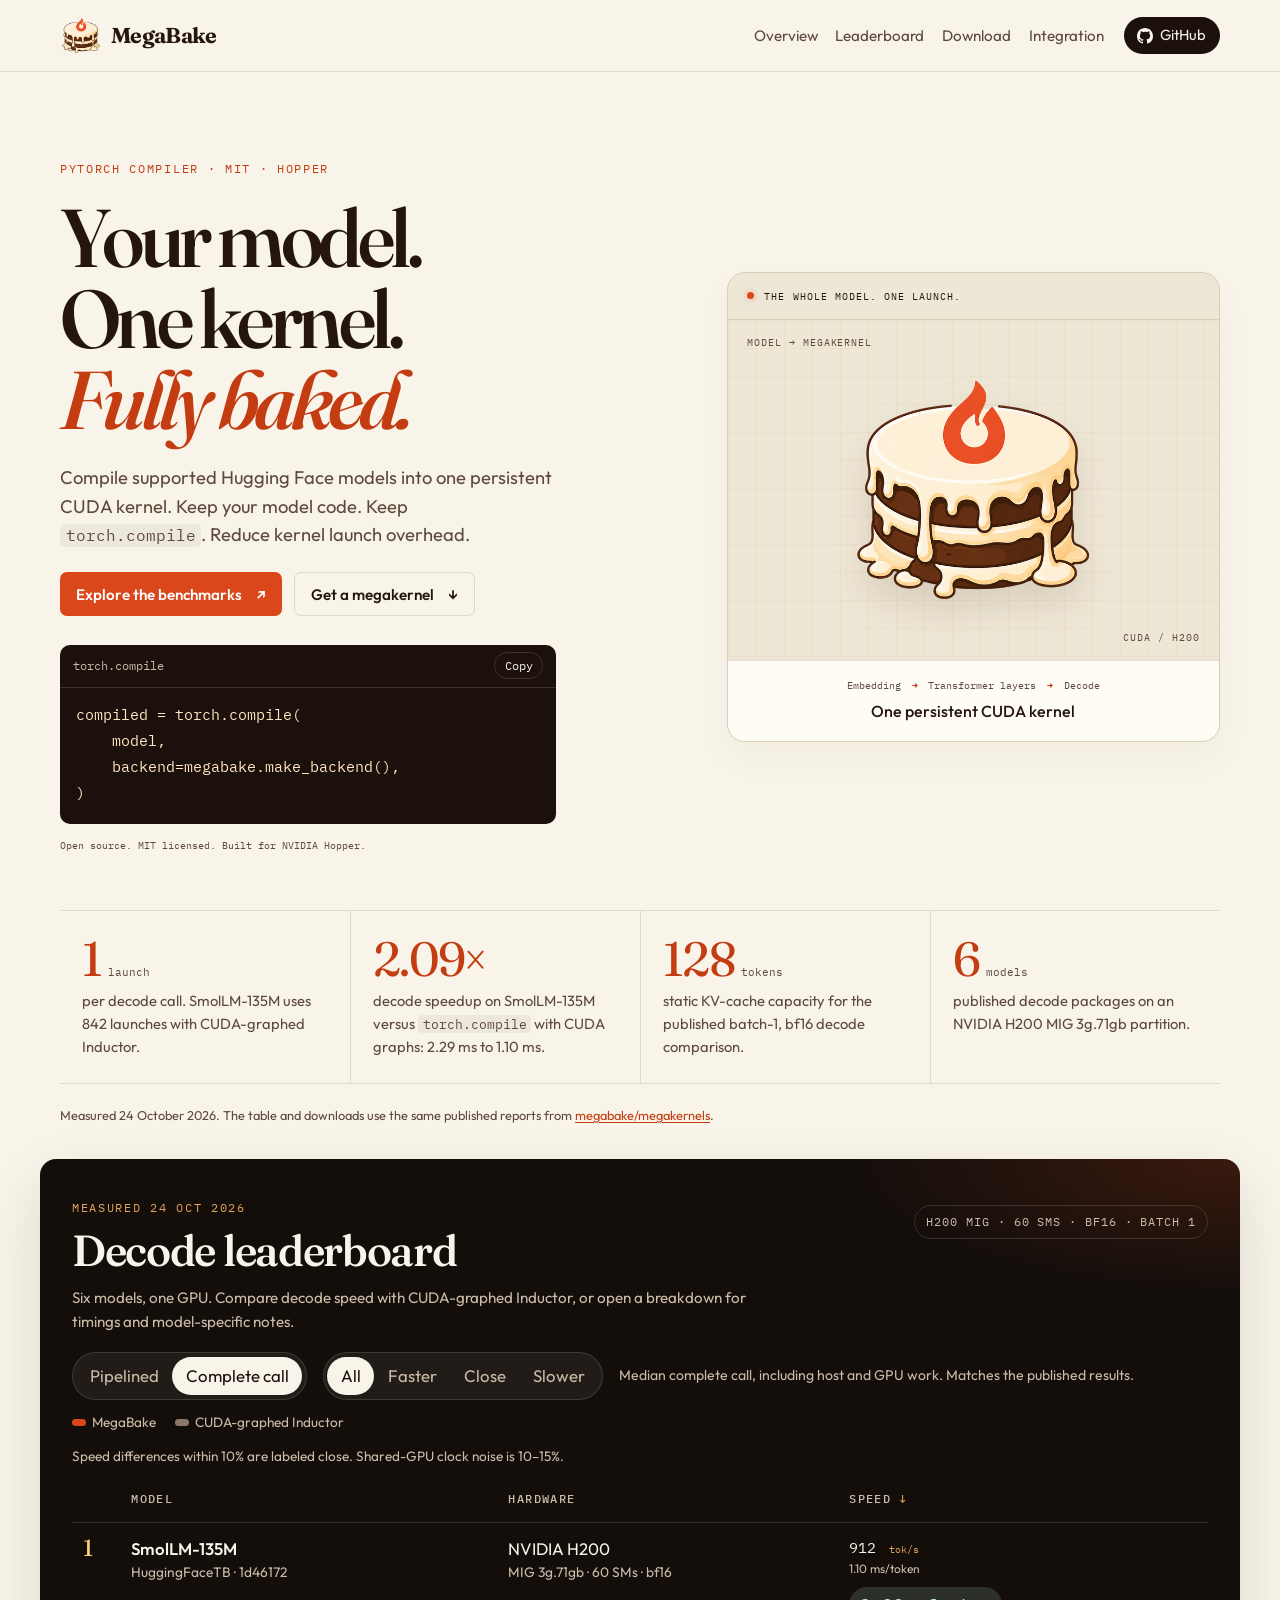
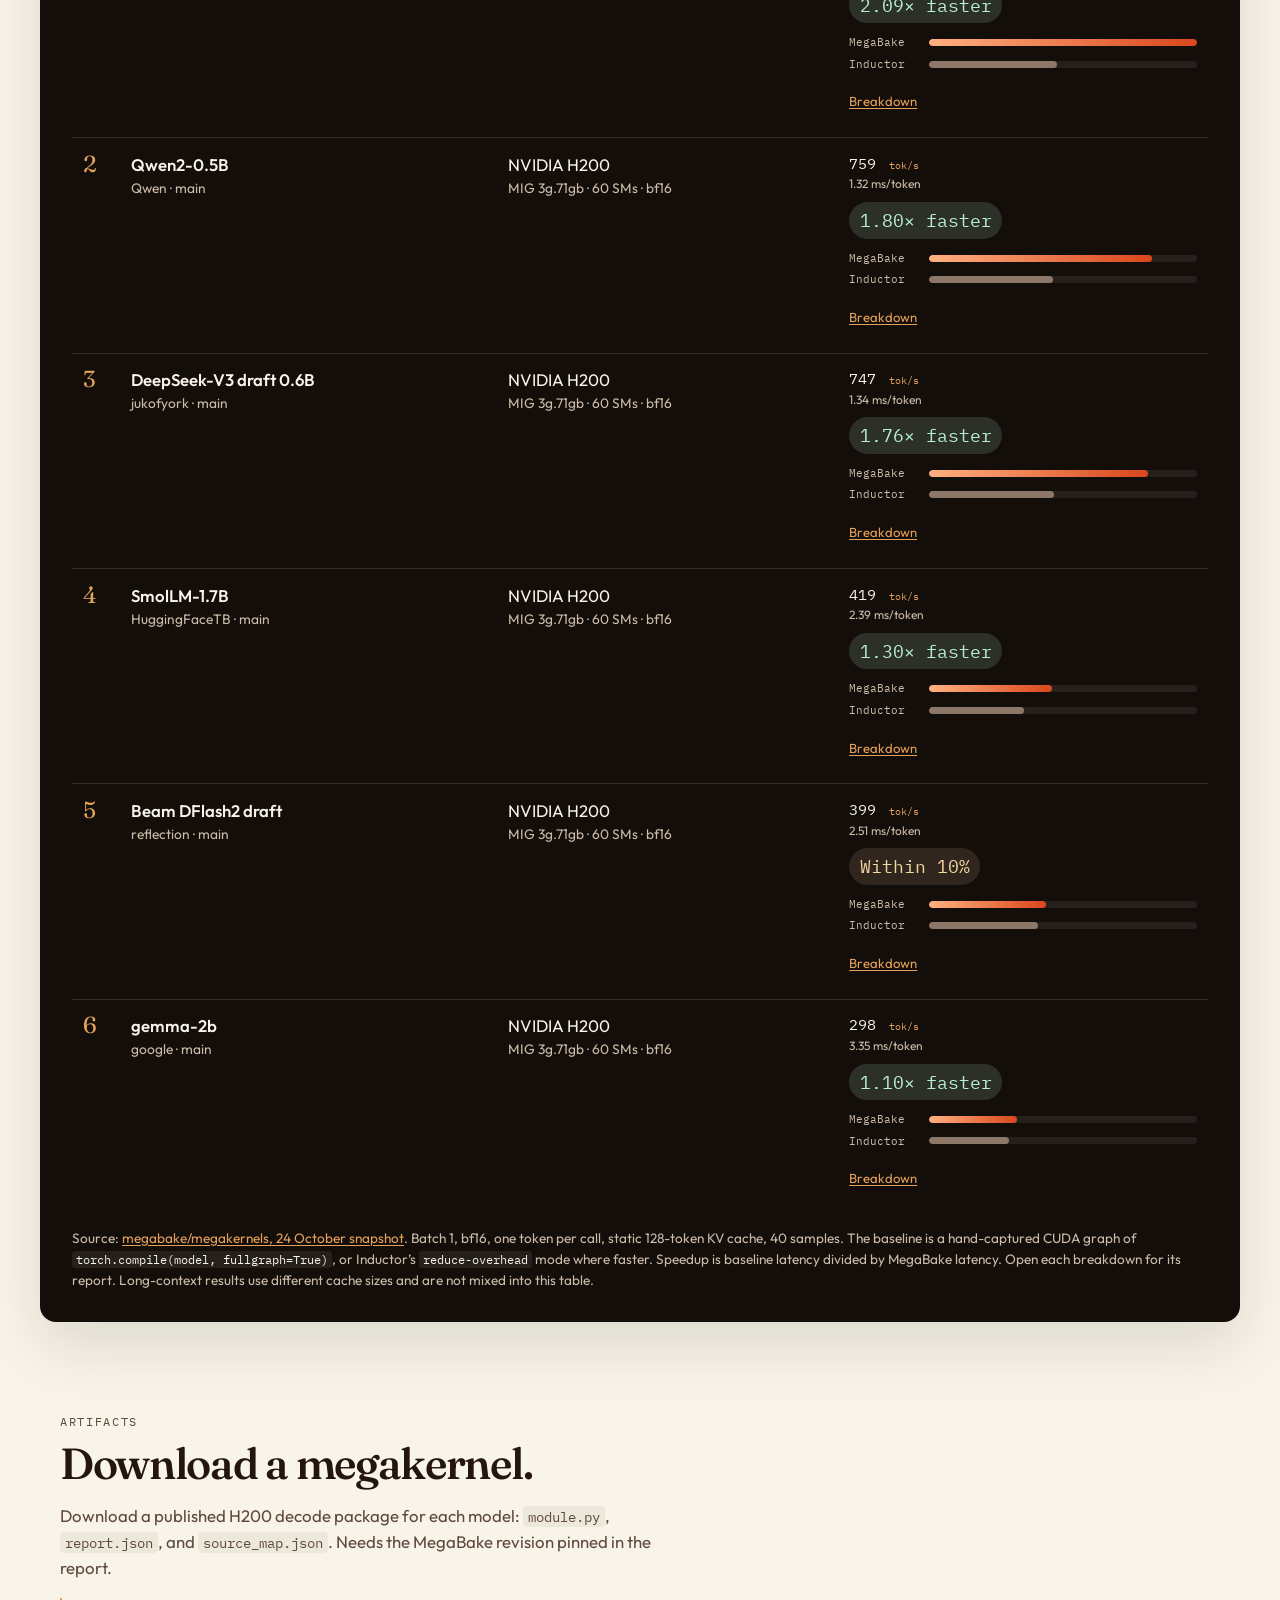
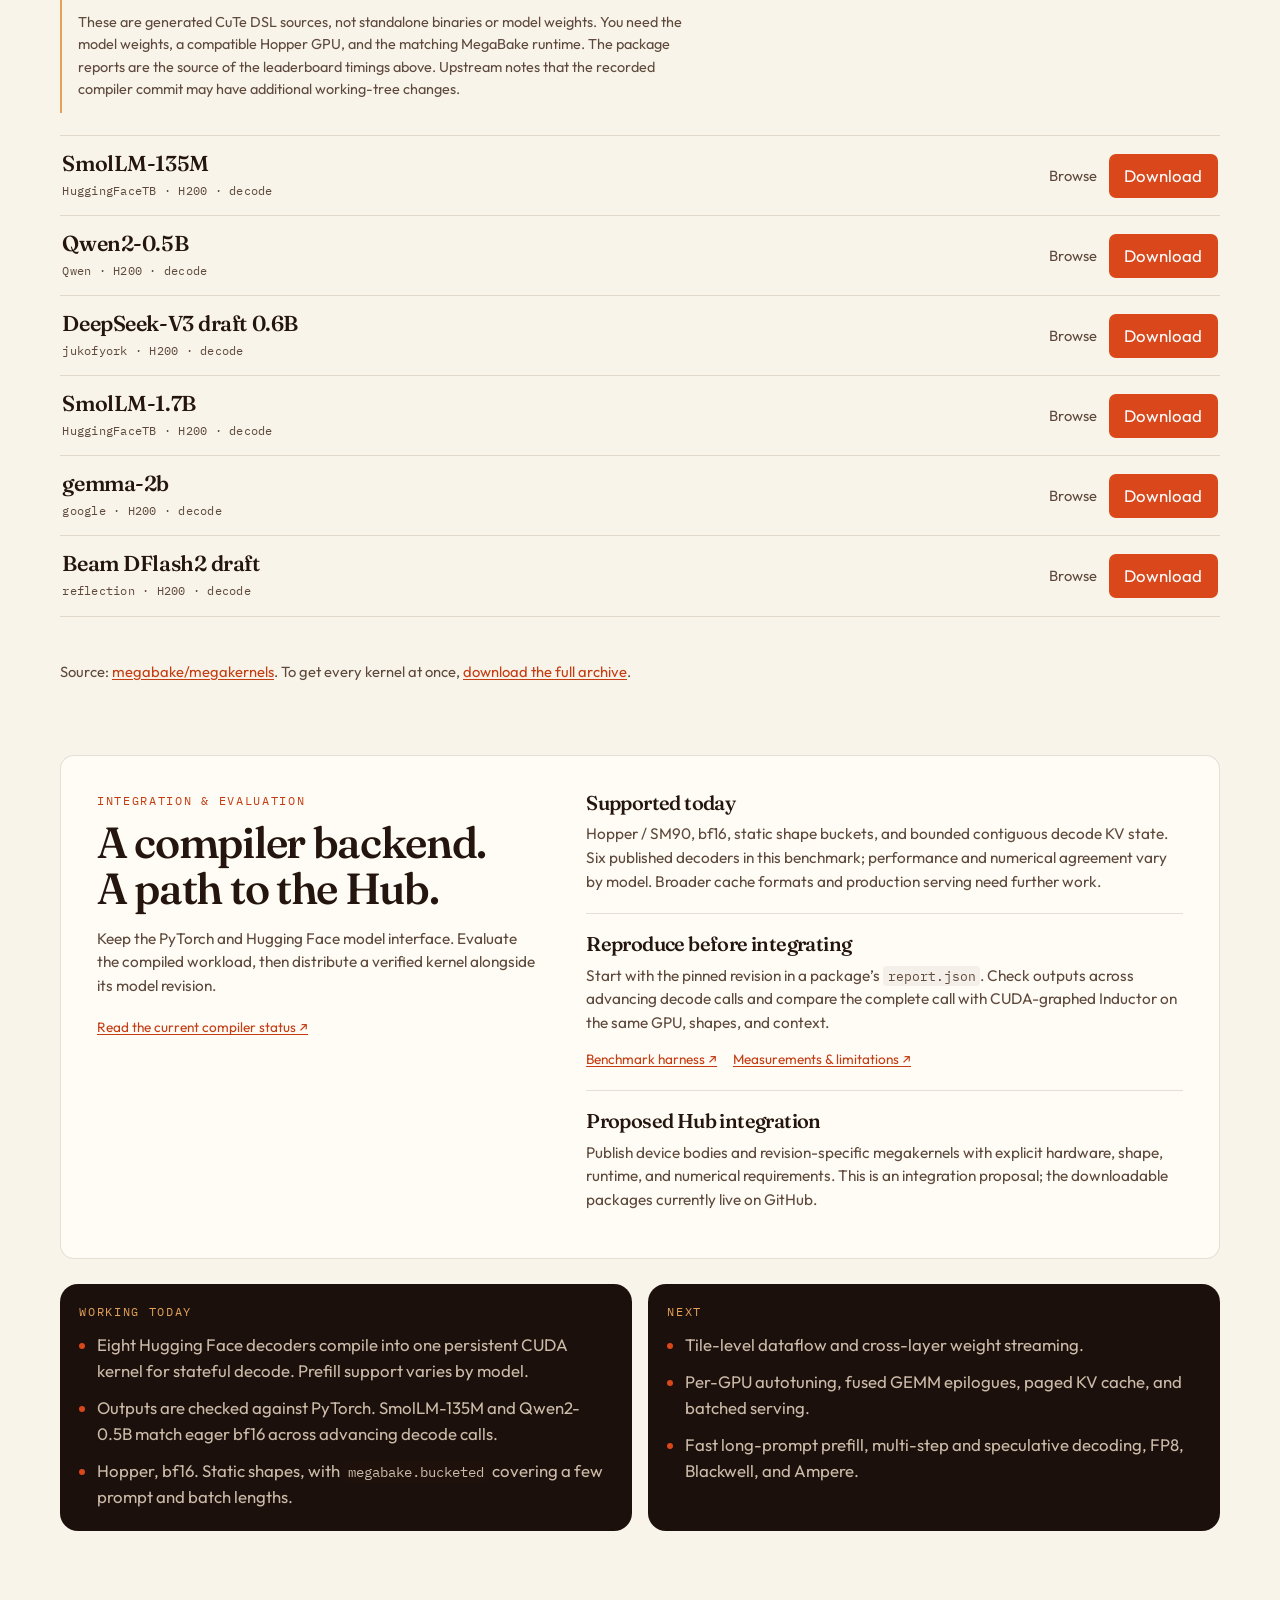
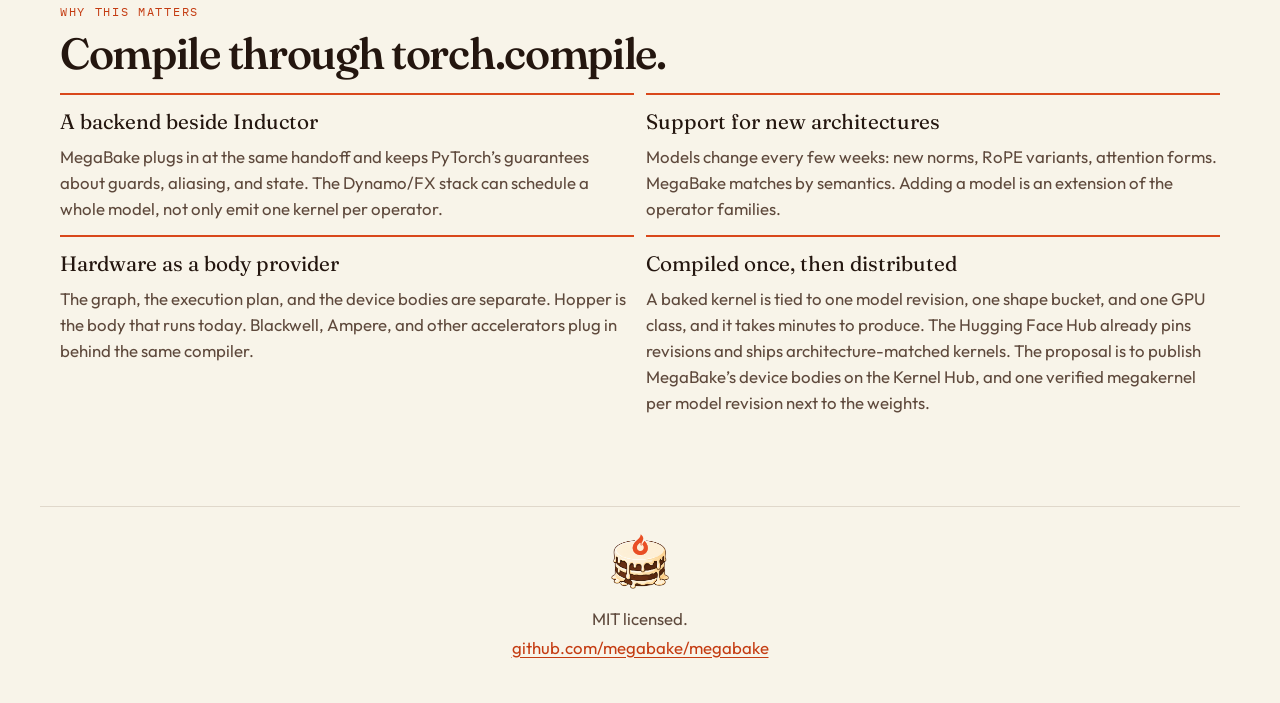
<file: index.html>
<!DOCTYPE html>
<html lang="en">
  <head>
    <meta charset="utf-8" />
    <meta name="viewport" content="width=device-width, initial-scale=1" />
    <title>MegaBake | CUDA compiler for Hugging Face models</title>
    <meta
      name="description"
      content="MegaBake compiles supported Hugging Face models into a persistent CUDA kernel. Explore H200 decode benchmarks and download published megakernels."
    />
    <link rel="canonical" href="https://megabake.github.io/" />
    <link rel="sitemap" type="application/xml" href="https://megabake.github.io/sitemap.xml" />
    <meta name="robots" content="index, follow, max-image-preview:large" />
    <meta property="og:type" content="website" />
    <meta property="og:site_name" content="MegaBake" />
    <meta property="og:title" content="MegaBake | CUDA compiler for Hugging Face models" />
    <meta property="og:description" content="MegaBake compiles supported Hugging Face models into a persistent CUDA kernel. Explore H200 decode benchmarks and download published megakernels." />
    <meta property="og:url" content="https://megabake.github.io/" />
    <meta property="og:image" content="https://megabake.github.io/assets/mark.png" />
    <meta property="og:image:width" content="501" />
    <meta property="og:image:height" content="474" />
    <meta property="og:image:alt" content="MegaBake cake and flame logo" />
    <meta name="twitter:card" content="summary" />
    <meta name="twitter:title" content="MegaBake | CUDA compiler for Hugging Face models" />
    <meta name="twitter:description" content="MegaBake compiles supported Hugging Face models into a persistent CUDA kernel. Explore H200 decode benchmarks and download published megakernels." />
    <meta name="twitter:image" content="https://megabake.github.io/assets/mark.png" />
    <meta name="twitter:image:alt" content="MegaBake cake and flame logo" />
    <meta name="theme-color" content="#1c100c" />
    <link rel="icon" href="assets/favicon.png" type="image/png" />
    <link rel="preconnect" href="https://fonts.googleapis.com" />
    <link rel="preconnect" href="https://fonts.gstatic.com" crossorigin />
    <link
      href="https://fonts.googleapis.com/css2?family=Fraunces:ital,opsz,wght@0,9..144,560;0,9..144,680;1,9..144,560&family=IBM+Plex+Mono:wght@400;500&family=Outfit:wght@400;500;600&display=swap"
      rel="stylesheet"
    />
    <link rel="stylesheet" href="css/site.css?v=706e2fbe2e00" />
    <script type="application/ld+json">
{
  "@context": "https://schema.org",
  "@graph": [
    {
      "@type": "WebSite",
      "@id": "https://megabake.github.io/#site",
      "url": "https://megabake.github.io/",
      "name": "MegaBake",
      "description": "MegaBake compiles supported Hugging Face models into a persistent CUDA kernel. Explore H200 decode benchmarks and download published megakernels.",
      "inLanguage": "en",
      "about": {
        "@id": "https://megabake.github.io/#project"
      }
    },
    {
      "@type": "SoftwareSourceCode",
      "@id": "https://megabake.github.io/#project",
      "name": "MegaBake",
      "description": "Open-source PyTorch compiler backend that compiles supported Hugging Face models into one persistent CUDA kernel.",
      "url": "https://github.com/megabake/megabake",
      "codeRepository": "https://github.com/megabake/megabake",
      "programmingLanguage": [
        "Python",
        "CUDA"
      ],
      "license": "https://github.com/megabake/megabake/blob/main/LICENSE-MIT",
      "runtimePlatform": "PyTorch on NVIDIA Hopper (SM90)",
      "image": "https://megabake.github.io/assets/mark.png"
    }
  ]
}
    </script>
    <noscript><style>.toolbar, .more, .kernel-download { display: none !important; }</style></noscript>
  </head>
  <body>
    <a class="skip" href="#leaderboard">Skip to the leaderboard</a>
    <header class="site-header">
      <a class="brand" href="#top">
        <img src="assets/mark.png" alt="" width="48" height="45" />
        <span>MegaBake</span>
      </a>
      <nav class="nav" aria-label="Page">
        <a href="#pitch">Overview</a>
        <a href="#leaderboard">Leaderboard</a>
        <a href="#download">Download</a>
        <a href="#evaluation">Integration</a>
      </nav>
      <a class="github" href="https://github.com/megabake/megabake">
        <svg viewBox="0 0 16 16" aria-hidden="true">
          <path
            fill="currentColor"
            d="M8 0C3.58 0 0 3.58 0 8a8 8 0 0 0 5.47 7.59c.4.07.55-.17.55-.38 0-.19-.01-.82-.01-1.49-2.01.37-2.53-.49-2.69-.94-.09-.23-.48-.94-.82-1.13-.28-.15-.68-.52-.01-.53.63-.01 1.08.58 1.23.82.72 1.21 1.87.87 2.33.66.07-.52.28-.87.51-1.07-1.78-.2-3.64-.89-3.64-3.95 0-.87.31-1.59.82-2.15-.08-.2-.36-1.02.08-2.12 0 0 .67-.21 2.2.82a7.6 7.6 0 0 1 2-.27c.68 0 1.36.09 2 .27 1.53-1.04 2.2-.82 2.2-.82.44 1.1.16 1.92.08 2.12.51.56.82 1.27.82 2.15 0 3.07-1.87 3.75-3.65 3.95.29.25.54.73.54 1.48 0 1.07-.01 1.93-.01 2.2 0 .21.15.46.55.38A8.01 8.01 0 0 0 16 8c0-4.42-3.58-8-8-8Z"
          />
        </svg>
        GitHub
      </a>
    </header>

    <main id="top">
      <section class="hero" id="pitch">
        <div class="hero-copy">
          <p class="kicker">PyTorch compiler · MIT · Hopper</p>
          <h1>Your model.<br />One kernel.<br /><em>Fully baked.</em></h1>
          <p class="dek">Compile supported Hugging Face models into one persistent CUDA
            kernel. Keep your model code. Keep <code>torch.compile</code>.
            Reduce kernel launch overhead.</p>
          <div class="hero-actions">
            <a class="button primary" href="#leaderboard">Explore the benchmarks <span aria-hidden="true">↗</span></a>
            <a class="button ghost" href="#download">Get a megakernel <span aria-hidden="true">↓</span></a>
          </div>
          <div class="codeblock">
            <div class="codeblock-bar">
              <span>torch.compile</span>
              <button type="button" id="copy-code" aria-live="polite">Copy</button>
            </div>
            <pre><code>compiled = torch.compile(
    model,
    backend=megabake.make_backend(),
)</code></pre>
          </div>
          <p class="hero-footnote">Open source. MIT licensed. Built for NVIDIA Hopper.</p>
        </div>
        <figure class="hero-mark">
          <div class="kernel-caption"><span class="status-dot"></span> THE WHOLE MODEL. ONE LAUNCH.</div>
          <div class="mark-stage">
            <span class="stage-label">MODEL → MEGAKERNEL</span>
            <img src="assets/mark.png" width="360" height="340" alt="MegaBake mark: a layered cake with a flame on top" />
            <span class="stage-coordinate">CUDA / H200</span>
          </div>
          <figcaption>
            <span>Embedding <b>→</b> Transformer layers <b>→</b> Decode</span>
            <strong>One persistent CUDA kernel</strong>
          </figcaption>
        </figure>
      </section>

      <section class="stats" aria-label="Published decode results">
        <article>
          <p class="stat">1<span> launch</span></p>
          <p>per decode call. SmolLM-135M uses 842 launches with CUDA-graphed Inductor.</p>
        </article>
        <article>
          <p class="stat">2.09×</p>
          <p>decode speedup on SmolLM-135M versus <code>torch.compile</code> with CUDA graphs: 2.29 ms to 1.10 ms.</p>
        </article>
        <article>
          <p class="stat">128<span> tokens</span></p>
          <p>static KV-cache capacity for the published batch-1, bf16 decode comparison.</p>
        </article>
        <article>
          <p class="stat">6<span> models</span></p>
          <p>published decode packages on an NVIDIA H200 MIG 3g.71gb partition.</p>
        </article>
      </section>
      <p class="baseline-note">Measured 24 October 2026. The table and downloads use the same published reports from
        <a href="https://github.com/megabake/megakernels">megabake/megakernels</a>.</p>
      <section class="board-wrap" id="leaderboard">
        <div class="board">
          <div class="board-head">
            <div>
              <p class="kicker light">Measured 24 Oct 2026</p>
              <h2>Decode leaderboard</h2>
              <p class="board-intro">
                Six models, one GPU. Compare decode speed with CUDA-graphed
                Inductor, or open a breakdown for timings and model-specific notes.
              </p>
            </div>
            <p class="stamp">H200 MIG · 60 SMs · bf16 · batch 1</p>
          </div>

          <div class="toolbar">
            <div class="segment" role="group" aria-label="Which call time to rank">
              <span class="segment-thumb" aria-hidden="true"></span>
              <button type="button" data-measure="pipelined" aria-pressed="false">Pipelined</button>
              <button type="button" data-measure="synced" aria-pressed="true">Complete call</button>
            </div>
            <div class="segment" role="group" aria-label="Filter models">
              <span class="segment-thumb" aria-hidden="true"></span>
              <button type="button" data-filter="all" aria-pressed="true">All</button>
              <button type="button" data-filter="ahead" aria-pressed="false">Faster</button>
              <button type="button" data-filter="close" aria-pressed="false">Close</button>
              <button type="button" data-filter="behind" aria-pressed="false">Slower</button>
            </div>
            <label class="mobile-sort" for="mobile-sort">Sort by
              <select id="mobile-sort">
                <option value="speed:desc">Speed: fastest first</option>
                <option value="speed:asc">Speed: slowest first</option>
                <option value="model:asc">Model: A to Z</option>
                <option value="model:desc">Model: Z to A</option>
              </select>
            </label>
            <p class="measure-note" id="measure-note">
              Median complete call, including host and GPU work. Matches the published results.
            </p>
          </div>

          <div class="legend">
            <span><i class="swatch bake"></i> MegaBake</span>
            <span><i class="swatch base"></i> CUDA-graphed Inductor</span>
            <span class="legend-note">Speed differences within 10% are labeled close. Shared-GPU clock noise is 10–15%.</span>
          </div>

          <noscript><p class="board-intro">Enable JavaScript to filter and sort these results. Original measurements are available in <a href="https://github.com/megabake/megakernels">the published reports</a>.</p></noscript>
          <div class="table-scroll">
            <table>
              <caption class="sr-only">
                MegaBake batch-1 decode speed by model on an NVIDIA H200 60-SM slice.
              </caption>
              <thead>
                <tr>
                  <th scope="col" class="col-rank"><span class="sr-only">Rank</span></th>
                  <th scope="col" aria-sort="none">
                    <button type="button" data-sort="model">Model</button>
                  </th>
                  <th scope="col">Hardware</th>
                  <th scope="col" aria-sort="descending">
                    <button type="button" data-sort="speed">Speed</button>
                  </th>
                </tr>
              </thead>
              <tbody id="board-body">
    <tr class="result" data-model="SmolLM-135M">
      <td class="col-rank-cell" data-label="Rank"><span class="rank">1</span></td>
      <td data-label="Model">
        <a class="model-name" href="https://github.com/megabake/megakernels/blob/4f5f3b77d8af3c140ab9c0c7ffc60776f753185e/kernels/HuggingFaceTB--SmolLM-135M/nvidia-h200-mig-3g-71gb/decode/report.json">SmolLM-135M</a>
        <div class="model-note">HuggingFaceTB · 1d46172</div>
      </td>
      <td data-label="Hardware">
        <div class="hw-name">NVIDIA H200</div>
        <div class="hw-detail">MIG 3g.71gb · 60 SMs · bf16</div>
      </td>
      <td data-label="Speed">
        <div class="speed-num"><span class="tok">912</span> <span>tok/s</span></div>
        <div class="speed-meta"><span class="ms">1.10</span> ms/token</div>
        <div class="chip ahead"><span class="desktop-comparison">2.09× faster</span><span class="mobile-comparison">109% faster</span></div>
        <div class="bars">
          <div class="bar-row"><em>MegaBake</em><div class="track"><i class="bake" style="width: 100%"></i></div><span class="bake-tok">912</span></div>
          <div class="bar-row"><em>Inductor</em><div class="track"><i class="base" style="width: 47.85043615339924%"></i></div><span class="base-tok">436</span></div>
        </div>
        <button type="button" class="more" aria-controls="detail-0" aria-label="Breakdown for SmolLM-135M" aria-expanded="false" data-open="SmolLM-135M">Breakdown</button>
      </td>
    </tr>
    <tr class="breakdown" id="detail-0" data-for="SmolLM-135M" hidden>
      <td colspan="4">
        <div class="breakdown-clip">
          <div>
            <dl>
              <div>
                <dt>Pipelined</dt>
                <dd>1.10 ms · Inductor 2.04 ms</dd>
              </div>
              <div>
                <dt>Synchronized call</dt>
                <dd>1.10 ms · Inductor 2.29 ms</dd>
              </div>
              <div>
                <dt>Kernel launches</dt>
                <dd>842 → 1 per call</dd>
              </div>
            </dl>
            <p>Measured 2026-10-24 18:06 UTC. Baseline: Hand-captured CUDA graph. MegaBake revision: <code>8b94b7c</code>.</p>
            <p><a href="https://github.com/megabake/megakernels/blob/4f5f3b77d8af3c140ab9c0c7ffc60776f753185e/kernels/HuggingFaceTB--SmolLM-135M/nvidia-h200-mig-3g-71gb/decode/report.json">View the source report ↗</a></p>
          </div>
        </div>
      </td>
    </tr>
    <tr class="result" data-model="Qwen2-0.5B">
      <td class="col-rank-cell" data-label="Rank"><span class="rank">2</span></td>
      <td data-label="Model">
        <a class="model-name" href="https://github.com/megabake/megakernels/blob/4f5f3b77d8af3c140ab9c0c7ffc60776f753185e/kernels/Qwen--Qwen2-0.5B/nvidia-h200-mig-3g-71gb/decode/report.json">Qwen2-0.5B</a>
        <div class="model-note">Qwen · main</div>
      </td>
      <td data-label="Hardware">
        <div class="hw-name">NVIDIA H200</div>
        <div class="hw-detail">MIG 3g.71gb · 60 SMs · bf16</div>
      </td>
      <td data-label="Speed">
        <div class="speed-num"><span class="tok">759</span> <span>tok/s</span></div>
        <div class="speed-meta"><span class="ms">1.32</span> ms/token</div>
        <div class="chip ahead"><span class="desktop-comparison">1.80× faster</span><span class="mobile-comparison">80% faster</span></div>
        <div class="bars">
          <div class="bar-row"><em>MegaBake</em><div class="track"><i class="bake" style="width: 83.22554476099486%"></i></div><span class="bake-tok">759</span></div>
          <div class="bar-row"><em>Inductor</em><div class="track"><i class="base" style="width: 46.322190984278414%"></i></div><span class="base-tok">422</span></div>
        </div>
        <button type="button" class="more" aria-controls="detail-1" aria-label="Breakdown for Qwen2-0.5B" aria-expanded="false" data-open="Qwen2-0.5B">Breakdown</button>
      </td>
    </tr>
    <tr class="breakdown" id="detail-1" data-for="Qwen2-0.5B" hidden>
      <td colspan="4">
        <div class="breakdown-clip">
          <div>
            <dl>
              <div>
                <dt>Pipelined</dt>
                <dd>1.31 ms · Inductor 2.16 ms</dd>
              </div>
              <div>
                <dt>Synchronized call</dt>
                <dd>1.32 ms · Inductor 2.37 ms</dd>
              </div>
              <div>
                <dt>Kernel launches</dt>
                <dd>674 → 1 per call</dd>
              </div>
            </dl>
            <p>Measured 2026-10-24 18:08 UTC. Baseline: Hand-captured CUDA graph. MegaBake revision: <code>8b94b7c</code>.</p>
            <p><a href="https://github.com/megabake/megakernels/blob/4f5f3b77d8af3c140ab9c0c7ffc60776f753185e/kernels/Qwen--Qwen2-0.5B/nvidia-h200-mig-3g-71gb/decode/report.json">View the source report ↗</a></p>
          </div>
        </div>
      </td>
    </tr>
    <tr class="result" data-model="DeepSeek-V3 draft 0.6B">
      <td class="col-rank-cell" data-label="Rank"><span class="rank">3</span></td>
      <td data-label="Model">
        <a class="model-name" href="https://github.com/megabake/megakernels/blob/4f5f3b77d8af3c140ab9c0c7ffc60776f753185e/kernels/jukofyork--DeepSeek-V3-DRAFT-0.6B-v3.0/nvidia-h200-mig-3g-71gb/decode/report.json">DeepSeek-V3 draft 0.6B</a>
        <div class="model-note">jukofyork · main</div>
      </td>
      <td data-label="Hardware">
        <div class="hw-name">NVIDIA H200</div>
        <div class="hw-detail">MIG 3g.71gb · 60 SMs · bf16</div>
      </td>
      <td data-label="Speed">
        <div class="speed-num"><span class="tok">747</span> <span>tok/s</span></div>
        <div class="speed-meta"><span class="ms">1.34</span> ms/token</div>
        <div class="chip ahead"><span class="desktop-comparison">1.76× faster</span><span class="mobile-comparison">76% faster</span></div>
        <div class="bars">
          <div class="bar-row"><em>MegaBake</em><div class="track"><i class="bake" style="width: 81.94157059466079%"></i></div><span class="bake-tok">747</span></div>
          <div class="bar-row"><em>Inductor</em><div class="track"><i class="base" style="width: 46.58718448752586%"></i></div><span class="base-tok">425</span></div>
        </div>
        <button type="button" class="more" aria-controls="detail-2" aria-label="Breakdown for DeepSeek-V3 draft 0.6B" aria-expanded="false" data-open="DeepSeek-V3 draft 0.6B">Breakdown</button>
      </td>
    </tr>
    <tr class="breakdown" id="detail-2" data-for="DeepSeek-V3 draft 0.6B" hidden>
      <td colspan="4">
        <div class="breakdown-clip">
          <div>
            <dl>
              <div>
                <dt>Pipelined</dt>
                <dd>1.33 ms · Inductor 2.14 ms</dd>
              </div>
              <div>
                <dt>Synchronized call</dt>
                <dd>1.34 ms · Inductor 2.35 ms</dd>
              </div>
              <div>
                <dt>Kernel launches</dt>
                <dd>674 → 1 per call</dd>
              </div>
            </dl>
            <p>Measured 2026-10-24 18:09 UTC. Baseline: Hand-captured CUDA graph. MegaBake revision: <code>8b94b7c</code>.</p>
            <p><a href="https://github.com/megabake/megakernels/blob/4f5f3b77d8af3c140ab9c0c7ffc60776f753185e/kernels/jukofyork--DeepSeek-V3-DRAFT-0.6B-v3.0/nvidia-h200-mig-3g-71gb/decode/report.json">View the source report ↗</a></p>
          </div>
        </div>
      </td>
    </tr>
    <tr class="result" data-model="SmolLM-1.7B">
      <td class="col-rank-cell" data-label="Rank"><span class="rank">4</span></td>
      <td data-label="Model">
        <a class="model-name" href="https://github.com/megabake/megakernels/blob/4f5f3b77d8af3c140ab9c0c7ffc60776f753185e/kernels/HuggingFaceTB--SmolLM-1.7B/nvidia-h200-mig-3g-71gb/decode/report.json">SmolLM-1.7B</a>
        <div class="model-note">HuggingFaceTB · main</div>
      </td>
      <td data-label="Hardware">
        <div class="hw-name">NVIDIA H200</div>
        <div class="hw-detail">MIG 3g.71gb · 60 SMs · bf16</div>
      </td>
      <td data-label="Speed">
        <div class="speed-num"><span class="tok">419</span> <span>tok/s</span></div>
        <div class="speed-meta"><span class="ms">2.39</span> ms/token</div>
        <div class="chip ahead"><span class="desktop-comparison">1.30× faster</span><span class="mobile-comparison">30% faster</span></div>
        <div class="bars">
          <div class="bar-row"><em>MegaBake</em><div class="track"><i class="bake" style="width: 45.96169111087349%"></i></div><span class="bake-tok">419</span></div>
          <div class="bar-row"><em>Inductor</em><div class="track"><i class="base" style="width: 35.39367544412716%"></i></div><span class="base-tok">323</span></div>
        </div>
        <button type="button" class="more" aria-controls="detail-3" aria-label="Breakdown for SmolLM-1.7B" aria-expanded="false" data-open="SmolLM-1.7B">Breakdown</button>
      </td>
    </tr>
    <tr class="breakdown" id="detail-3" data-for="SmolLM-1.7B" hidden>
      <td colspan="4">
        <div class="breakdown-clip">
          <div>
            <dl>
              <div>
                <dt>Pipelined</dt>
                <dd>2.35 ms · Inductor 3.02 ms</dd>
              </div>
              <div>
                <dt>Synchronized call</dt>
                <dd>2.39 ms · Inductor 3.10 ms</dd>
              </div>
              <div>
                <dt>Kernel launches</dt>
                <dd>626 → 1 per call</dd>
              </div>
            </dl>
            <p>Measured 2026-10-24 18:07 UTC. Baseline: Hand-captured CUDA graph. MegaBake revision: <code>8b94b7c</code>.</p>
            <p><a href="https://github.com/megabake/megakernels/blob/4f5f3b77d8af3c140ab9c0c7ffc60776f753185e/kernels/HuggingFaceTB--SmolLM-1.7B/nvidia-h200-mig-3g-71gb/decode/report.json">View the source report ↗</a></p>
          </div>
        </div>
      </td>
    </tr>
    <tr class="result" data-model="Beam DFlash2 draft">
      <td class="col-rank-cell" data-label="Rank"><span class="rank">5</span></td>
      <td data-label="Model">
        <a class="model-name" href="https://github.com/megabake/megakernels/blob/4f5f3b77d8af3c140ab9c0c7ffc60776f753185e/kernels/reflection--Beam-1.0-501B-A23B-DFlash2/nvidia-h200-mig-3g-71gb/decode/report.json">Beam DFlash2 draft</a>
        <div class="model-note">reflection · main</div>
      </td>
      <td data-label="Hardware">
        <div class="hw-name">NVIDIA H200</div>
        <div class="hw-detail">MIG 3g.71gb · 60 SMs · bf16</div>
      </td>
      <td data-label="Speed">
        <div class="speed-num"><span class="tok">399</span> <span>tok/s</span></div>
        <div class="speed-meta"><span class="ms">2.51</span> ms/token</div>
        <div class="chip close"><span class="desktop-comparison">Within 10%</span><span class="mobile-comparison">Within 10%</span></div>
        <div class="bars">
          <div class="bar-row"><em>MegaBake</em><div class="track"><i class="bake" style="width: 43.73200944643308%"></i></div><span class="bake-tok">399</span></div>
          <div class="bar-row"><em>Inductor</em><div class="track"><i class="base" style="width: 40.48653780970669%"></i></div><span class="base-tok">369</span></div>
        </div>
        <button type="button" class="more" aria-controls="detail-5" aria-label="Breakdown for Beam DFlash2 draft" aria-expanded="false" data-open="Beam DFlash2 draft">Breakdown</button>
      </td>
    </tr>
    <tr class="breakdown" id="detail-5" data-for="Beam DFlash2 draft" hidden>
      <td colspan="4">
        <div class="breakdown-clip">
          <div>
            <dl>
              <div>
                <dt>Pipelined</dt>
                <dd>2.45 ms · Inductor 2.66 ms</dd>
              </div>
              <div>
                <dt>Synchronized call</dt>
                <dd>2.51 ms · Inductor 2.71 ms</dd>
              </div>
              <div>
                <dt>Kernel launches</dt>
                <dd>157 → 1 per call</dd>
              </div>
            </dl>
            <p>Measured 2026-10-24 18:09 UTC. Baseline: Hand-captured CUDA graph. MegaBake revision: <code>8b94b7c</code>.</p>
            <p><a href="https://github.com/megabake/megakernels/blob/4f5f3b77d8af3c140ab9c0c7ffc60776f753185e/kernels/reflection--Beam-1.0-501B-A23B-DFlash2/nvidia-h200-mig-3g-71gb/decode/report.json">View the source report ↗</a></p>
          </div>
        </div>
      </td>
    </tr>
    <tr class="result" data-model="gemma-2b">
      <td class="col-rank-cell" data-label="Rank"><span class="rank">6</span></td>
      <td data-label="Model">
        <a class="model-name" href="https://github.com/megabake/megakernels/blob/4f5f3b77d8af3c140ab9c0c7ffc60776f753185e/kernels/google--gemma-2b/nvidia-h200-mig-3g-71gb/decode/report.json">gemma-2b</a>
        <div class="model-note">google · main</div>
      </td>
      <td data-label="Hardware">
        <div class="hw-name">NVIDIA H200</div>
        <div class="hw-detail">MIG 3g.71gb · 60 SMs · bf16</div>
      </td>
      <td data-label="Speed">
        <div class="speed-num"><span class="tok">298</span> <span>tok/s</span></div>
        <div class="speed-meta"><span class="ms">3.35</span> ms/token</div>
        <div class="chip ahead"><span class="desktop-comparison">1.10× faster</span><span class="mobile-comparison">10% faster</span></div>
        <div class="bars">
          <div class="bar-row"><em>MegaBake</em><div class="track"><i class="bake" style="width: 32.73191048471235%"></i></div><span class="bake-tok">298</span></div>
          <div class="bar-row"><em>Inductor</em><div class="track"><i class="base" style="width: 29.665660630956175%"></i></div><span class="base-tok">270</span></div>
        </div>
        <button type="button" class="more" aria-controls="detail-4" aria-label="Breakdown for gemma-2b" aria-expanded="false" data-open="gemma-2b">Breakdown</button>
      </td>
    </tr>
    <tr class="breakdown" id="detail-4" data-for="gemma-2b" hidden>
      <td colspan="4">
        <div class="breakdown-clip">
          <div>
            <dl>
              <div>
                <dt>Pipelined</dt>
                <dd>3.35 ms · Inductor 3.62 ms</dd>
              </div>
              <div>
                <dt>Synchronized call</dt>
                <dd>3.35 ms · Inductor 3.70 ms</dd>
              </div>
              <div>
                <dt>Kernel launches</dt>
                <dd>524 → 1 per call</dd>
              </div>
            </dl>
            <p>Measured 2026-10-24 18:10 UTC. Baseline: Hand-captured CUDA graph. MegaBake revision: <code>8b94b7c</code>.</p>
            <p><a href="https://github.com/megabake/megakernels/blob/4f5f3b77d8af3c140ab9c0c7ffc60776f753185e/kernels/google--gemma-2b/nvidia-h200-mig-3g-71gb/decode/report.json">View the source report ↗</a></p>
          </div>
        </div>
      </td>
    </tr>
</tbody>
            </table>
          </div>
          <p class="empty" id="empty-note" hidden>No models in this filter.</p>
          <p class="sr-only" id="live-status" aria-live="polite"></p>

          <footer class="board-foot">
            <p>Source: <a href="https://github.com/megabake/megakernels/tree/4f5f3b77d8af3c140ab9c0c7ffc60776f753185e">megabake/megakernels, 24 October snapshot</a>.
              Batch 1, bf16, one token per call, static 128-token KV cache, 40 samples.
              The baseline is a hand-captured CUDA graph of <code>torch.compile(model, fullgraph=True)</code>,
              or Inductor’s <code>reduce-overhead</code> mode where faster.
              Speedup is baseline latency divided by MegaBake latency. Open each breakdown for its report.
              Long-context results use different cache sizes and are not mixed into this table.</p>
          </footer>
        </div>
      </section>

      <section class="download" id="download">
        <div class="download-head">
          <p class="kicker">Artifacts</p>
          <h2>Download a megakernel.</h2>
          <p>
            Download a published H200 decode package for each model:
            <code>module.py</code>, <code>report.json</code>, and
            <code>source_map.json</code>. Needs the MegaBake revision pinned in
            the report.
          </p>
          <p class="artifact-note">These are generated CuTe DSL sources, not standalone binaries or model weights.
            You need the model weights, a compatible Hopper GPU, and the matching MegaBake runtime.
            The package reports are the source of the leaderboard timings above. Upstream notes that the recorded compiler commit may have additional working-tree changes.</p>
        </div>

        <ul class="kernel-list" id="kernel-list" aria-label="Published megakernels">
    <li class="kernel-row">
      <div class="kernel-meta">
        <p class="kernel-name">SmolLM-135M</p>
        <p class="kernel-sub">HuggingFaceTB · H200 · decode</p>
      </div>
      <div class="kernel-actions">
        <a class="kernel-browse" aria-label="Browse SmolLM-135M files" href="https://github.com/megabake/megakernels/tree/4f5f3b77d8af3c140ab9c0c7ffc60776f753185e/kernels/HuggingFaceTB--SmolLM-135M/nvidia-h200-mig-3g-71gb/decode">Browse</a>
        <button type="button" class="button primary kernel-download" aria-label="Download SmolLM-135M ZIP" data-kernel="HuggingFaceTB--SmolLM-135M">
          Download
        </button>
      </div>
    </li>
    <li class="kernel-row">
      <div class="kernel-meta">
        <p class="kernel-name">Qwen2-0.5B</p>
        <p class="kernel-sub">Qwen · H200 · decode</p>
      </div>
      <div class="kernel-actions">
        <a class="kernel-browse" aria-label="Browse Qwen2-0.5B files" href="https://github.com/megabake/megakernels/tree/4f5f3b77d8af3c140ab9c0c7ffc60776f753185e/kernels/Qwen--Qwen2-0.5B/nvidia-h200-mig-3g-71gb/decode">Browse</a>
        <button type="button" class="button primary kernel-download" aria-label="Download Qwen2-0.5B ZIP" data-kernel="Qwen--Qwen2-0.5B">
          Download
        </button>
      </div>
    </li>
    <li class="kernel-row">
      <div class="kernel-meta">
        <p class="kernel-name">DeepSeek-V3 draft 0.6B</p>
        <p class="kernel-sub">jukofyork · H200 · decode</p>
      </div>
      <div class="kernel-actions">
        <a class="kernel-browse" aria-label="Browse DeepSeek-V3 draft 0.6B files" href="https://github.com/megabake/megakernels/tree/4f5f3b77d8af3c140ab9c0c7ffc60776f753185e/kernels/jukofyork--DeepSeek-V3-DRAFT-0.6B-v3.0/nvidia-h200-mig-3g-71gb/decode">Browse</a>
        <button type="button" class="button primary kernel-download" aria-label="Download DeepSeek-V3 draft 0.6B ZIP" data-kernel="jukofyork--DeepSeek-V3-DRAFT-0.6B-v3.0">
          Download
        </button>
      </div>
    </li>
    <li class="kernel-row">
      <div class="kernel-meta">
        <p class="kernel-name">SmolLM-1.7B</p>
        <p class="kernel-sub">HuggingFaceTB · H200 · decode</p>
      </div>
      <div class="kernel-actions">
        <a class="kernel-browse" aria-label="Browse SmolLM-1.7B files" href="https://github.com/megabake/megakernels/tree/4f5f3b77d8af3c140ab9c0c7ffc60776f753185e/kernels/HuggingFaceTB--SmolLM-1.7B/nvidia-h200-mig-3g-71gb/decode">Browse</a>
        <button type="button" class="button primary kernel-download" aria-label="Download SmolLM-1.7B ZIP" data-kernel="HuggingFaceTB--SmolLM-1.7B">
          Download
        </button>
      </div>
    </li>
    <li class="kernel-row">
      <div class="kernel-meta">
        <p class="kernel-name">gemma-2b</p>
        <p class="kernel-sub">google · H200 · decode</p>
      </div>
      <div class="kernel-actions">
        <a class="kernel-browse" aria-label="Browse gemma-2b files" href="https://github.com/megabake/megakernels/tree/4f5f3b77d8af3c140ab9c0c7ffc60776f753185e/kernels/google--gemma-2b/nvidia-h200-mig-3g-71gb/decode">Browse</a>
        <button type="button" class="button primary kernel-download" aria-label="Download gemma-2b ZIP" data-kernel="google--gemma-2b">
          Download
        </button>
      </div>
    </li>
    <li class="kernel-row">
      <div class="kernel-meta">
        <p class="kernel-name">Beam DFlash2 draft</p>
        <p class="kernel-sub">reflection · H200 · decode</p>
      </div>
      <div class="kernel-actions">
        <a class="kernel-browse" aria-label="Browse Beam DFlash2 draft files" href="https://github.com/megabake/megakernels/tree/4f5f3b77d8af3c140ab9c0c7ffc60776f753185e/kernels/reflection--Beam-1.0-501B-A23B-DFlash2/nvidia-h200-mig-3g-71gb/decode">Browse</a>
        <button type="button" class="button primary kernel-download" aria-label="Download Beam DFlash2 draft ZIP" data-kernel="reflection--Beam-1.0-501B-A23B-DFlash2">
          Download
        </button>
      </div>
    </li>
</ul>
        <p class="download-status" id="download-status" aria-live="polite"></p>

        <noscript><p>Enable JavaScript for individual ZIP downloads, browse the published files, or use the full archive below.</p></noscript>
        <p class="download-foot">
          Source:
          <a href="https://github.com/megabake/megakernels">megabake/megakernels</a>.
          To get every kernel at once,
          <a href="https://github.com/megabake/megakernels/archive/refs/heads/main.zip"
            >download the full archive</a
          >.
        </p>
      </section>

      <section class="evaluation" id="evaluation" aria-labelledby="evaluation-title">
        <div class="evaluation-heading">
          <p class="kicker">Integration &amp; evaluation</p>
          <h2 id="evaluation-title">A compiler backend.<br />A path to the Hub.</h2>
          <p>Keep the PyTorch and Hugging Face model interface. Evaluate the compiled workload,
            then distribute a verified kernel alongside its model revision.</p>
          <a href="https://github.com/megabake/megabake#current-status">Read the current compiler status <span aria-hidden="true">↗</span></a>
        </div>
        <div class="evaluation-details">
          <article><h3>Supported today</h3><p>Hopper / SM90, bf16, static shape buckets, and bounded contiguous decode KV state.
            Six published decoders in this benchmark; performance and numerical agreement vary by model.
            Broader cache formats and production serving need further work.</p></article>
          <article><h3>Reproduce before integrating</h3><p>Start with the pinned revision in a package’s <code>report.json</code>.
            Check outputs across advancing decode calls and compare the complete call with CUDA-graphed Inductor
            on the same GPU, shapes, and context.</p>
            <a href="https://github.com/megabake/megabake/blob/main/benchmarks/full_model.py">Benchmark harness ↗</a>
            <a href="https://github.com/megabake/megabake/blob/main/ROADMAP.md">Measurements &amp; limitations ↗</a></article>
          <article><h3>Proposed Hub integration</h3><p>Publish device bodies and revision-specific megakernels with explicit hardware,
            shape, runtime, and numerical requirements. This is an integration proposal; the downloadable
            packages currently live on GitHub.</p></article>
        </div>
      </section>

      <section class="split">
        <div>
          <p class="kicker">Working today</p>
          <ul>
            <li>Eight Hugging Face decoders compile into one persistent CUDA kernel for stateful decode. Prefill support varies by model.</li>
            <li>Outputs are checked against PyTorch. SmolLM-135M and Qwen2-0.5B match eager bf16 across advancing decode calls.</li>
            <li>Hopper, bf16. Static shapes, with <code>megabake.bucketed</code> covering a few prompt and batch lengths.</li>
          </ul>
        </div>
        <div>
          <p class="kicker">Next</p>
          <ul>
            <li>Tile-level dataflow and cross-layer weight streaming.</li>
            <li>Per-GPU autotuning, fused GEMM epilogues, paged KV cache, and batched serving.</li>
            <li>Fast long-prompt prefill, multi-step and speculative decoding, FP8, Blackwell, and Ampere.</li>
          </ul>
        </div>
      </section>

      <section class="prose" id="why">
        <p class="kicker">Why this matters</p>
        <h2>Compile through torch.compile.</h2>
        <dl class="why">
          <div>
            <dt>A backend beside Inductor</dt>
            <dd>MegaBake plugs in at the same handoff and keeps PyTorch’s guarantees about guards, aliasing, and state. The Dynamo/FX stack can schedule a whole model, not only emit one kernel per operator.</dd>
          </div>
          <div>
            <dt>Support for new architectures</dt>
            <dd>Models change every few weeks: new norms, RoPE variants, attention forms. MegaBake matches by semantics. Adding a model is an extension of the operator families.</dd>
          </div>
          <div>
            <dt>Hardware as a body provider</dt>
            <dd>The graph, the execution plan, and the device bodies are separate. Hopper is the body that runs today. Blackwell, Ampere, and other accelerators plug in behind the same compiler.</dd>
          </div>
          <div>
            <dt>Compiled once, then distributed</dt>
            <dd>A baked kernel is tied to one model revision, one shape bucket, and one GPU class, and it takes minutes to produce. The Hugging Face Hub already pins revisions and ships architecture-matched kernels. The proposal is to publish MegaBake’s device bodies on the Kernel Hub, and one verified megakernel per model revision next to the weights.</dd>
          </div>
        </dl>
      </section>

    </main>

    <footer class="site-footer">
      <img src="assets/mark.png" alt="" width="72" height="68" />
      <div class="footer-copy">
        <p>MIT licensed.</p>
        <p>
          <a href="https://github.com/megabake/megabake">github.com/megabake/megabake</a>
        </p>
      </div>
    </footer>

    <script src="js/benchmark-data.js?v=a76895cfb5d3"></script>
    <script src="js/benchmarks.js?v=39ea2ce5e86f"></script>
    <script src="js/board.js?v=b45b8d2df86a"></script>
    <script src="js/download.js?v=a65ac8f082b4"></script>
  </body>
</html>
</file>
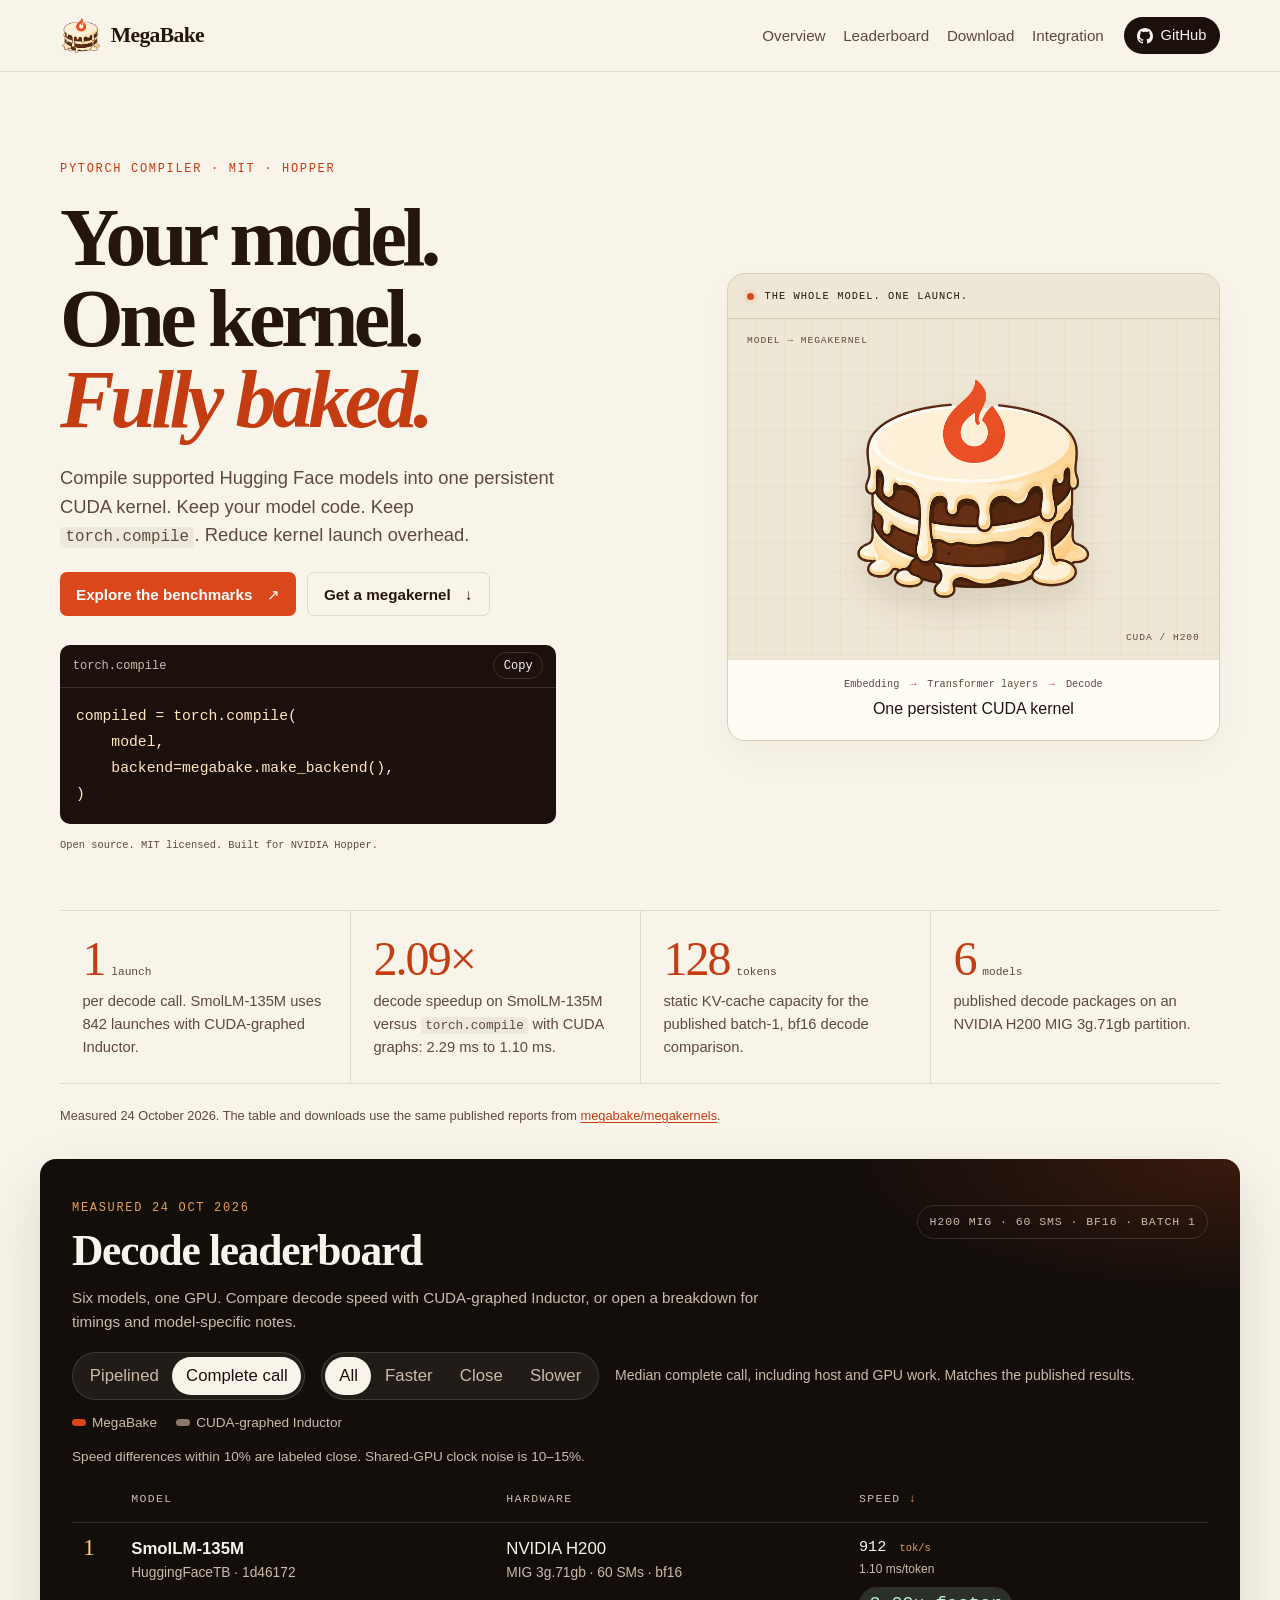
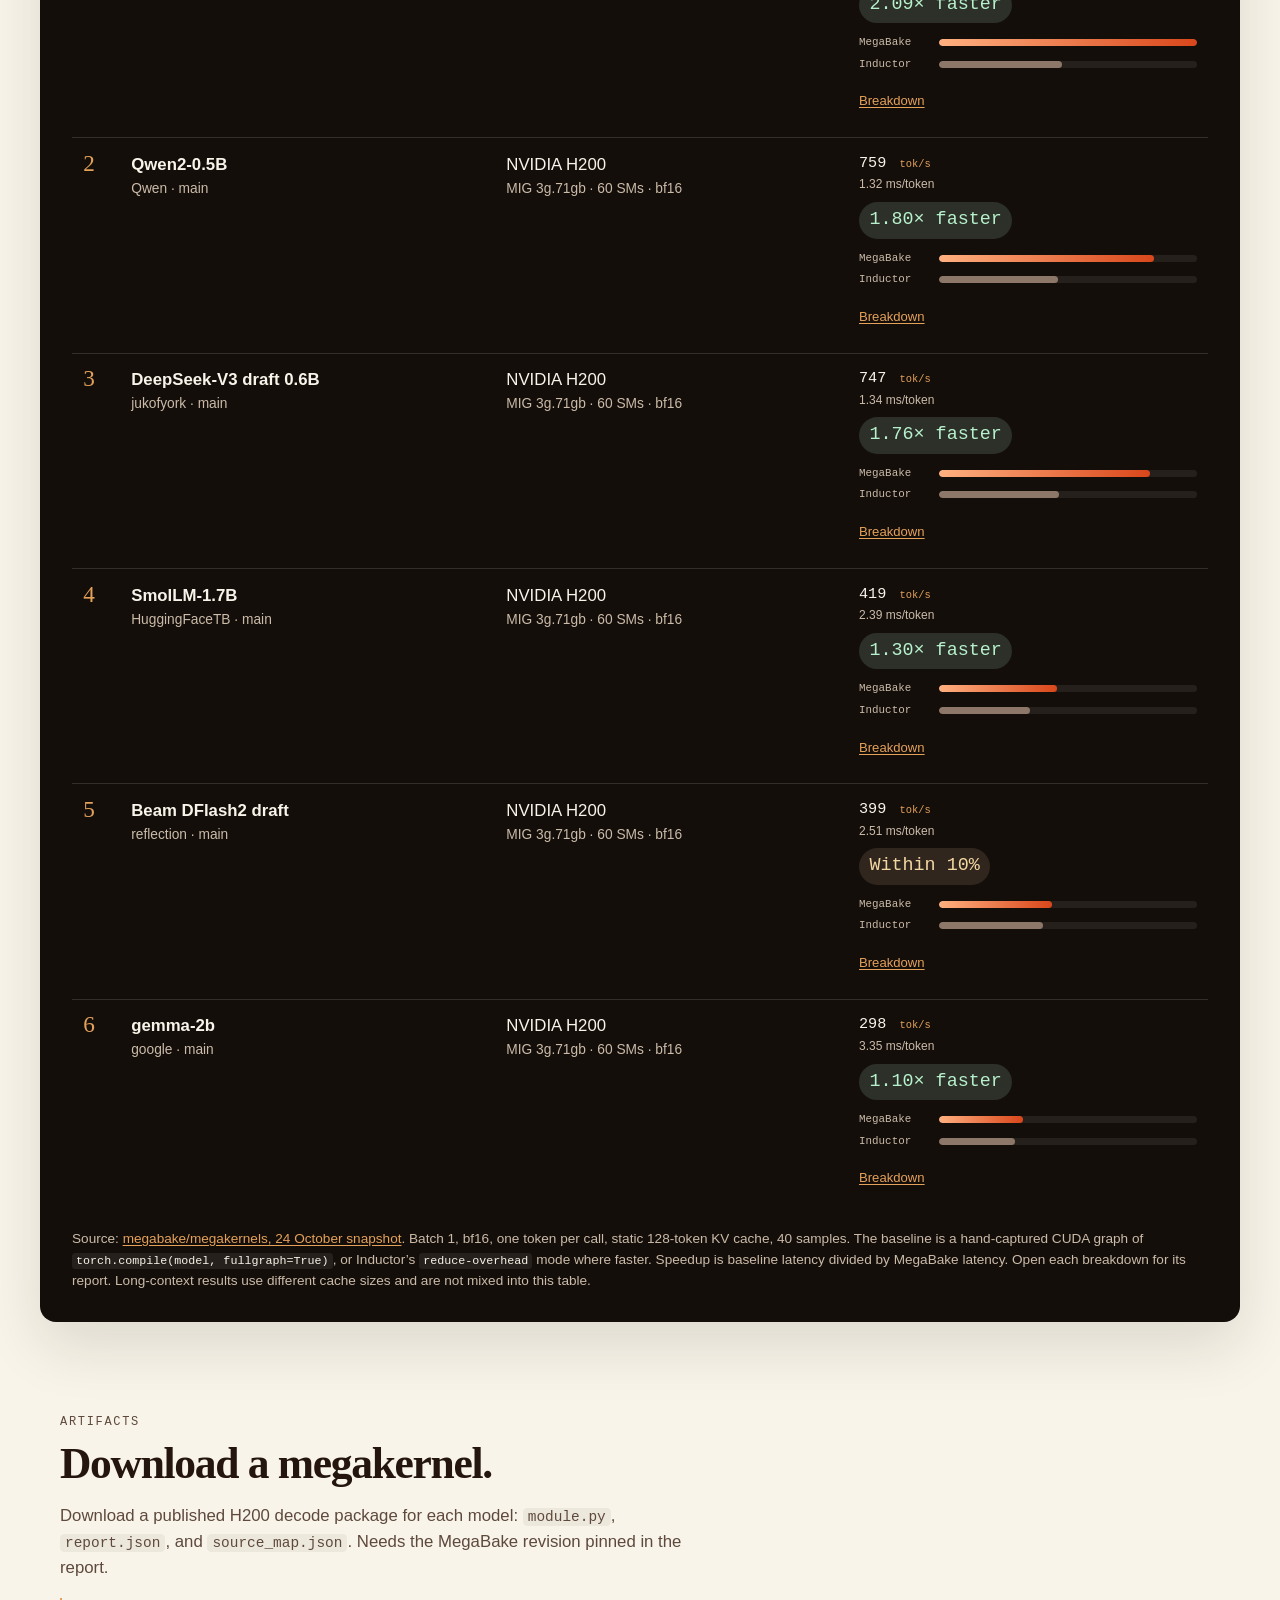
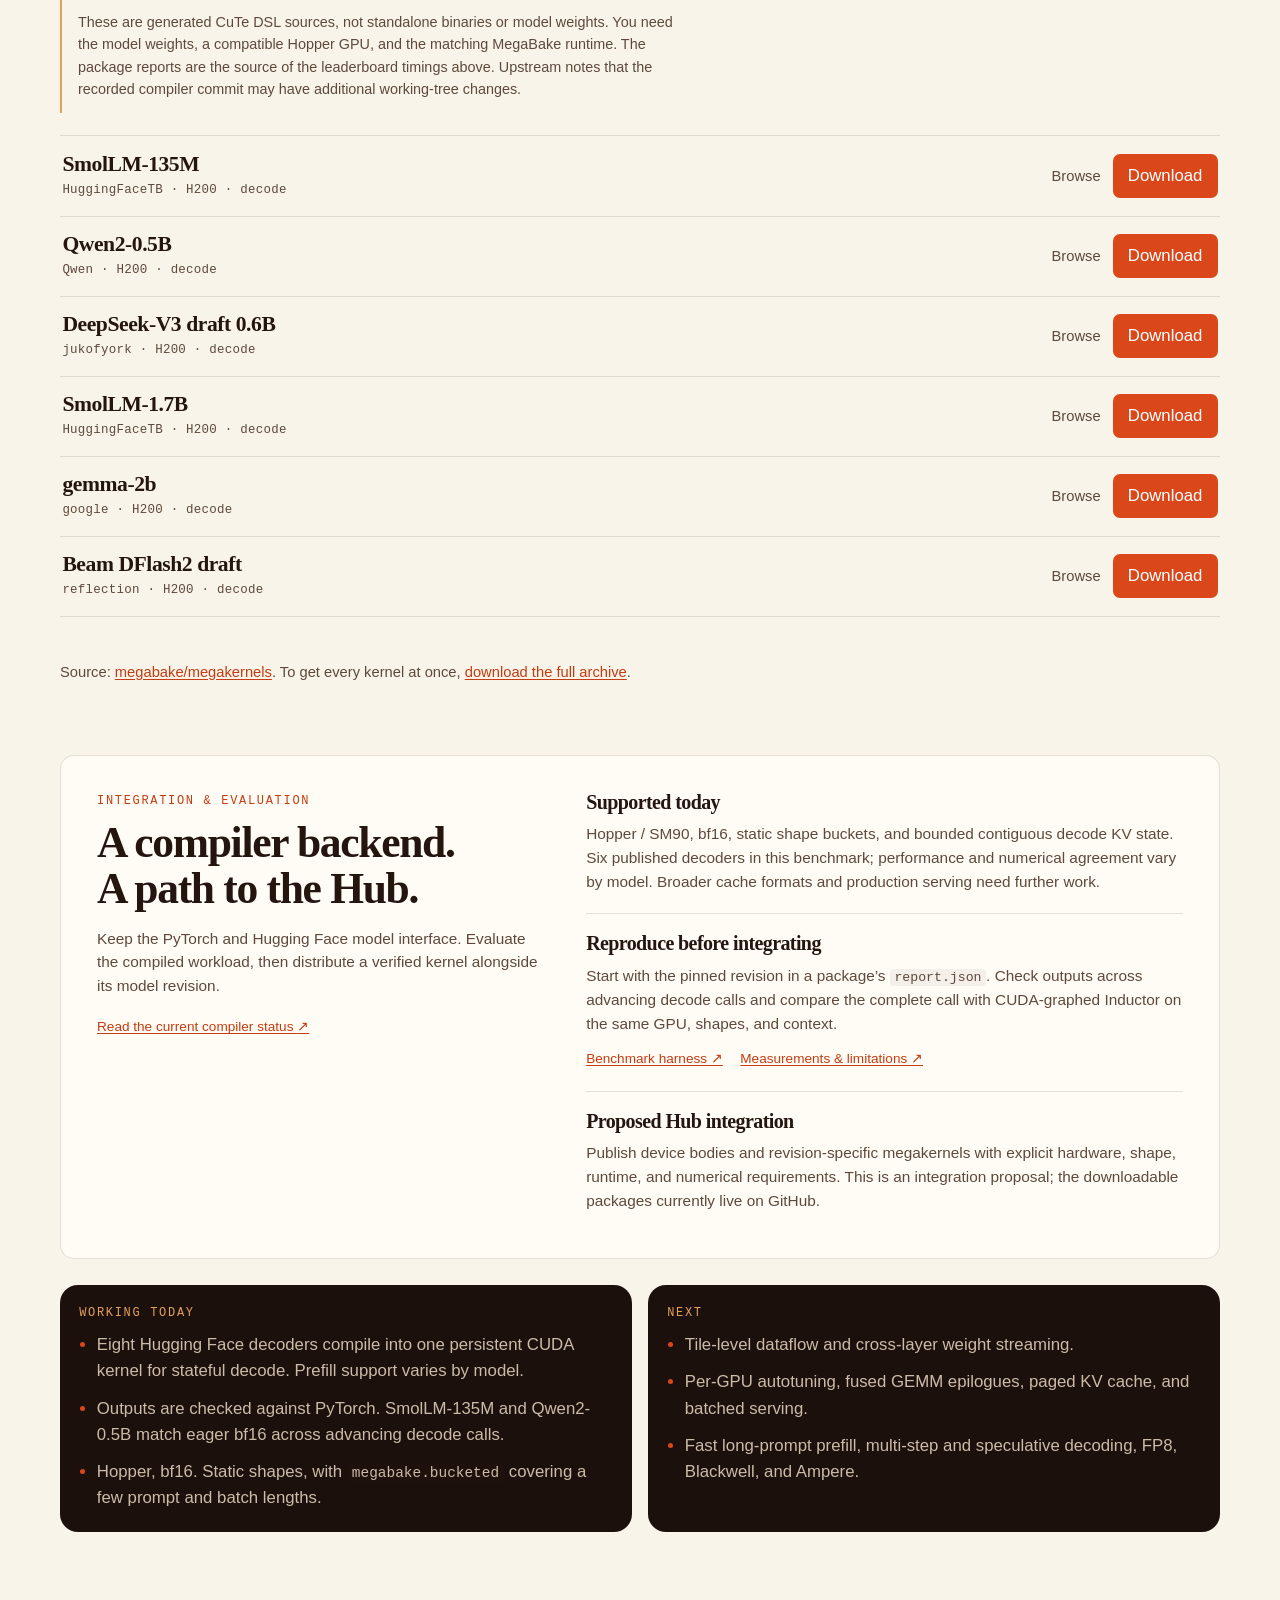
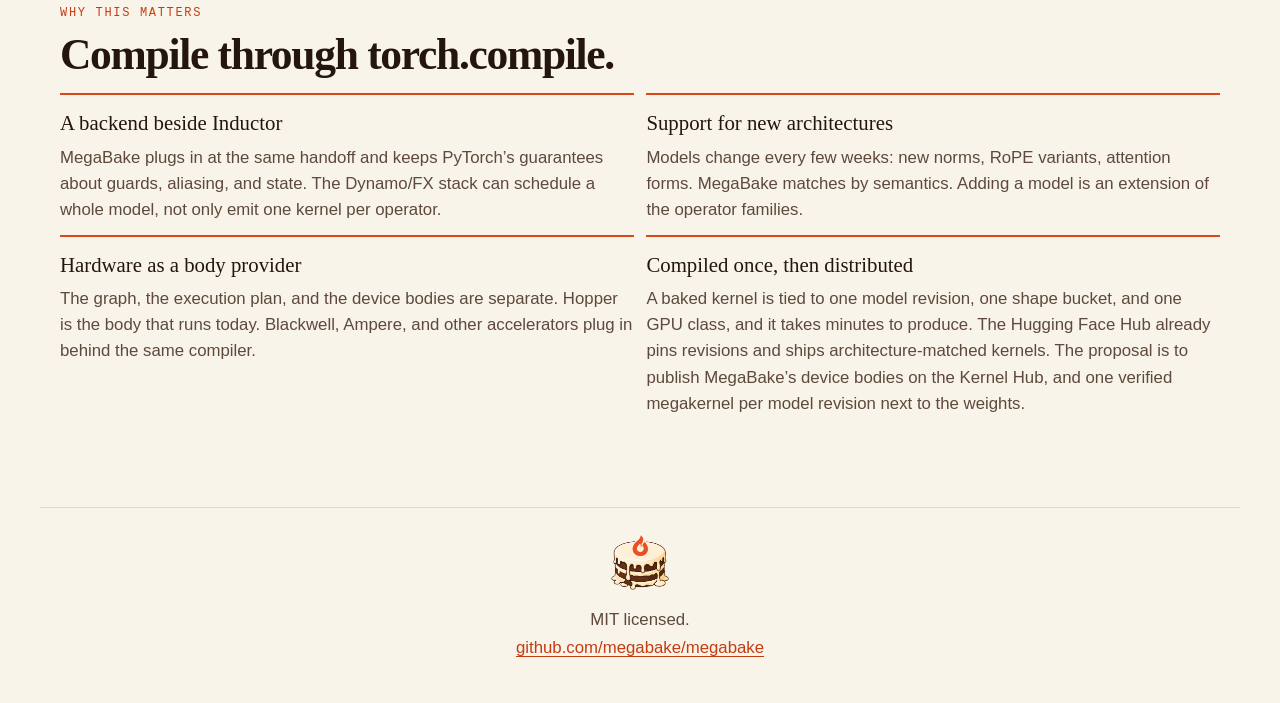
<file: website/index.html>
<!DOCTYPE html>
<html lang="en">
  <head>
    <meta charset="utf-8" />
    <meta name="viewport" content="width=device-width, initial-scale=1" />
    <title>MegaBake</title>
    <link rel="canonical" href="https://megabake.github.io/" />
    <script>window.location.replace("https://megabake.github.io/" + window.location.search + window.location.hash);</script>
    <meta http-equiv="refresh" content="0;url=https://megabake.github.io/" />
  </head>
  <body><p>MegaBake has moved to <a href="https://megabake.github.io/">megabake.github.io</a>.</p></body>
</html>
</file>
<file: css/site.css>
:root {
  --ink: #24160f;
  --ink-soft: #5e493c;
  --cream: #f8f4e9;
  --cream-2: #fffcf5;
  --flame: #d9471b;
  --flame-deep: #c43c12;
  --caramel: #e3a15a;
  --cake: #4e2a16;
  --cake-deep: #1c100c;
  --line: rgba(78, 42, 22, 0.14);
  --board: #140e0b;
  --board-ink: #f6f0df;
  --board-dim: #cbbba8;
  --board-line: rgba(246, 240, 223, 0.14);
  --win: #b7f0cc;
  --loss: #ffc2b0;
  --close: #f3d7a1;
  --sans: "Outfit", "Avenir Next", "Segoe UI", sans-serif;
  --serif: "Fraunces", "Iowan Old Style", Georgia, serif;
  --mono: "IBM Plex Mono", ui-monospace, "SFMono-Regular", monospace;
  --shadow: 0 24px 60px rgba(36, 22, 15, 0.12);
  --max: 1200px;
  --header-offset: 5rem;
}

* { box-sizing: border-box; }
[hidden] { display: none !important; }
html { scroll-behavior: smooth; }
body {
  margin: 0;
  background:
    radial-gradient(900px 420px at 100% -10%, rgba(232, 80, 32, 0.08), transparent 60%),
    var(--cream);
  color: var(--ink);
  font-family: var(--sans);
  font-size: 1.05rem;
  font-weight: 400;
  line-height: 1.55;
  text-rendering: optimizeLegibility;
}
img { max-width: 100%; height: auto; display: block; }
a { color: var(--flame-deep); text-underline-offset: 0.16em; }
a:hover { color: var(--flame); }
code {
  font-family: var(--mono);
  font-size: 0.86em;
  background: rgba(78, 42, 22, 0.06);
  padding: 0.08em 0.35em;
  border-radius: 0.3em;
}
:focus-visible {
  outline: 2px solid var(--flame);
  outline-offset: 3px;
}
.sr-only {
  position: absolute;
  width: 1px;
  height: 1px;
  padding: 0;
  margin: -1px;
  overflow: hidden;
  clip: rect(0, 0, 0, 0);
  border: 0;
}
.skip {
  position: absolute;
  left: 1rem;
  top: -4rem;
  background: var(--cake-deep);
  color: var(--cream);
  padding: 0.6rem 0.9rem;
  z-index: 10;
}
.skip:focus { top: 0.6rem; color: var(--cream); }

.site-header {
  position: sticky;
  top: 0;
  z-index: 5;
  display: flex;
  align-items: center;
  gap: 1.25rem;
  padding: 0.85rem max(1.25rem, calc((100vw - var(--max)) / 2 + 1.25rem));
  background: rgba(248, 244, 233, 0.94);
  backdrop-filter: blur(12px);
  border-bottom: 1px solid var(--line);
}
.brand {
  display: flex;
  align-items: center;
  gap: 0.55rem;
  color: var(--ink);
  text-decoration: none;
  font-family: var(--serif);
  font-weight: 680;
  font-size: 1.35rem;
  letter-spacing: -0.03em;
}
.brand img { width: 42px; height: auto; }
.nav {
  display: flex;
  gap: 1.1rem;
  margin-left: auto;
}
.nav a {
  color: var(--ink-soft);
  text-decoration: none;
  font-size: 0.95rem;
  transition: color 0.2s ease;
}
.nav a:hover { color: var(--ink); }
.github {
  display: inline-flex;
  align-items: center;
  gap: 0.45rem;
  background: var(--cake-deep);
  color: var(--cream);
  text-decoration: none;
  border-radius: 999px;
  padding: 0.45rem 0.85rem;
  font-size: 0.92rem;
}
.github svg { width: 16px; height: 16px; }
.github { transition: background 0.2s ease, color 0.2s ease; }
.github:hover { background: var(--flame-deep); color: white; }

.hero {
  max-width: var(--max);
  margin: 0 auto;
  padding: 5.5rem 1.25rem 3.5rem;
  display: grid;
  grid-template-columns: minmax(0, 1.1fr) minmax(0, 0.9fr);
  gap: 4rem;
  align-items: center;
}
.hero > * { min-width: 0; }
main section[id] {
  scroll-margin-top: var(--header-offset);
}
.kicker {
  margin: 0 0 0.6rem;
  font-family: var(--mono);
  font-size: 0.75rem;
  letter-spacing: 0.14em;
  text-transform: uppercase;
  color: var(--flame-deep);
}
.kicker.light { color: var(--caramel); }
h1, h2, h3 { font-family: var(--serif); font-weight: 560; letter-spacing: -0.03em; line-height: 1.05; }
h1 { font-size: clamp(3.5rem, 6.4vw, 5.6rem); margin: 1.15rem 0 1.5rem; line-height: 0.99; letter-spacing: -0.055em; }
h1 em { color: var(--flame-deep); font-weight: inherit; }
h2 { font-size: clamp(2rem, 3.4vw, 3rem); margin: 0 0 0.8rem; }
h3 { font-size: 1.25rem; margin: 0 0 0.35rem; }
.dek { font-size: 1.15rem; color: var(--ink-soft); margin: 0 0 1.25rem; max-width: 31rem; }
.hero-mark { margin: 0; border: 1px solid #d9cdb9; border-radius: 18px; background: #efe7d6; overflow: hidden; box-shadow: 0 16px 40px #4e2a1609; }
.kernel-caption { display: flex; align-items: center; gap: 0.65rem; padding: 1rem 1.2rem; border-bottom: 1px solid var(--line); font: 0.65rem var(--mono); letter-spacing: 0.1em; }
.status-dot { width: 7px; height: 7px; background: var(--flame); border-radius: 50%; box-shadow: 0 0 0 4px #d9471b12; flex-shrink: 0; }
.mark-stage { position: relative; min-height: 340px; display: grid; place-items: center; background-image: linear-gradient(#4e2a1609 1px, transparent 1px), linear-gradient(90deg, #4e2a1609 1px, transparent 1px); background-size: 28px 28px; }
.hero-mark img { width: 260px; margin: 2.5rem; filter: drop-shadow(0 18px 18px #4e2a1622); }
.stage-label, .stage-coordinate { position: absolute; font: 0.6rem var(--mono); letter-spacing: 0.1em; color: var(--ink-soft); }
.stage-label { top: 1rem; left: 1.2rem; }
.stage-coordinate { bottom: 1rem; right: 1.2rem; }
.hero-mark figcaption { padding: 1.1rem; text-align: center; border-top: 1px solid var(--line); background: var(--cream-2); }
.hero-mark figcaption span { display: block; font: 0.64rem var(--mono); color: var(--ink-soft); }
.hero-mark figcaption b { padding: 0 0.3rem; color: var(--flame-deep); }
.hero-mark figcaption strong { display: block; margin-top: 0.45rem; font-size: 1rem; font-weight: 500; }
.hero-footnote { font: 0.65rem/1.6 var(--mono); color: var(--ink-soft); margin: 0.8rem 0 0; }

.codeblock {
  background: var(--cake-deep);
  color: var(--cream);
  border-radius: 10px;
  overflow: hidden;
  margin-top: 1.8rem;
  max-width: 31rem;
}
.codeblock-bar {
  display: flex;
  justify-content: space-between;
  align-items: center;
  padding: 0.45rem 0.8rem;
  color: var(--board-dim);
  font-family: var(--mono);
  font-size: 0.75rem;
  border-bottom: 1px solid var(--board-line);
}
.codeblock button {
  background: transparent;
  color: var(--cream);
  border: 1px solid var(--board-line);
  border-radius: 999px;
  padding: 0.2rem 0.6rem;
  font: inherit;
  cursor: pointer;
}
.codeblock button:hover { border-color: var(--caramel); color: var(--caramel); }
.codeblock pre { margin: 0; padding: 0.95rem 1rem 1.1rem; overflow-x: auto; }
.codeblock code {
  background: none;
  color: #ffe7c2;
  padding: 0;
  font-size: 0.92rem;
}
.hero-actions { display: flex; flex-wrap: wrap; gap: 0.7rem; margin-top: 1.4rem; }
.hero-actions .button { gap: 0.9rem; font-size: 0.95rem; }
.button {
  display: inline-flex;
  align-items: center;
  min-height: 44px;
  padding: 0.55rem 1rem;
  border-radius: 7px;
  text-decoration: none;
  font-weight: 560;
}
.button { transition: background 0.2s ease, border-color 0.2s ease, color 0.2s ease; }
.button.primary { background: var(--flame); color: white; }
.button.primary:hover { background: var(--flame-deep); color: white; }
.button.ghost { border: 1px solid var(--line); color: var(--ink); }
.button.ghost:hover { border-color: var(--cake); color: var(--ink); }

.stats {
  max-width: var(--max);
  margin: 0 auto 2rem;
  padding: 0 1.25rem;
  display: grid;
  grid-template-columns: repeat(4, 1fr);
  gap: 0;
}
.stats article {
  border-top: 1px solid var(--line);
  border-bottom: 1px solid var(--line);
  padding: 1.5rem 1.4rem;
}
.stats article + article { border-left: 1px solid var(--line); }
.stat span { font: 0.7rem var(--mono); letter-spacing: 0; color: var(--ink-soft); }
.stat {
  font-family: var(--serif);
  font-size: 3rem;
  margin: 0;
  color: var(--flame-deep);
  letter-spacing: -0.04em;
  line-height: 1;
}
.stats p:last-child { margin: 0.45rem 0 0; color: var(--ink-soft); font-size: 0.92rem; }

.board-wrap { padding: 1.6rem 1.25rem 2.4rem; }
.board {
  max-width: var(--max);
  margin: 0 auto;
  background:
    radial-gradient(700px 240px at 100% 0%, rgba(232, 80, 32, 0.18), transparent 55%),
    var(--board);
  color: var(--board-ink);
  border-radius: 16px;
  padding: 2.5rem 2rem 1.1rem;
  box-shadow: var(--shadow);
}
.board-head {
  display: flex;
  justify-content: space-between;
  gap: 1rem;
  align-items: flex-start;
}
.board h2 { color: var(--cream); }
.board-intro { margin: 0; max-width: 44rem; font-size: 0.95rem; color: var(--board-dim); }
.stamp {
  margin: 0.35rem 0 0;
  flex: none;
  border: 1px solid var(--board-line);
  color: var(--board-dim);
  font-family: var(--mono);
  font-size: 0.72rem;
  letter-spacing: 0.08em;
  text-transform: uppercase;
  padding: 0.45rem 0.7rem;
  border-radius: 999px;
}
.toolbar {
  display: flex;
  flex-wrap: wrap;
  gap: 0.7rem 1rem;
  align-items: center;
  margin: 1.2rem 0 0.8rem;
}
.segment {
  position: relative;
  display: inline-flex;
  background: rgba(246, 240, 223, 0.06);
  border: 1px solid var(--board-line);
  border-radius: 999px;
  padding: 0.2rem;
  isolation: isolate;
}
.segment-thumb {
  position: absolute;
  z-index: 0;
  top: 0.2rem;
  left: 0;
  height: calc(100% - 0.4rem);
  border-radius: 999px;
  background: var(--cream);
  pointer-events: none;
  transition: none;
}
.segment-thumb.is-ready {
  transition:
    transform 0.32s cubic-bezier(0.22, 1, 0.36, 1),
    width 0.32s cubic-bezier(0.22, 1, 0.36, 1);
}
.segment button, .col-sort {
  position: relative;
  z-index: 1;
  appearance: none;
  background: transparent;
  border: 0;
  color: var(--board-dim);
  font: inherit;
  cursor: pointer;
  border-radius: 999px;
  padding: 0.4rem 0.85rem;
  min-height: 36px;
  transition: color 0.22s ease;
}
.segment button[aria-pressed="true"] {
  color: var(--cake-deep);
}
.measure-note {
  margin: 0;
  color: var(--board-dim);
  font-size: 0.88rem;
  transition: opacity 0.2s ease;
}
.legend {
  display: flex;
  flex-wrap: wrap;
  gap: 0.8rem 1.2rem;
  align-items: center;
  color: var(--board-dim);
  font-size: 0.85rem;
  margin-bottom: 0.6rem;
}
.legend span { display: inline-flex; align-items: center; gap: 0.4rem; }
.legend-note { flex-basis: 100%; }
.swatch { width: 0.85rem; height: 0.45rem; border-radius: 99px; display: inline-block; }
.swatch.bake { background: var(--flame); }
.swatch.base { background: #8d7768; }

.table-scroll { overflow-x: auto; max-width: 100%; }
table { width: 100%; border-collapse: collapse; }
.board th, .board td {
  text-align: left;
  vertical-align: top;
  padding: 0.85rem 0.7rem;
  border-top: 1px solid var(--board-line);
}
.board thead th {
  border-top: 0;
  font-family: var(--mono);
  font-size: 0.72rem;
  letter-spacing: 0.12em;
  text-transform: uppercase;
  color: var(--board-dim);
  font-weight: 500;
}
.board thead button {
  appearance: none;
  background: none;
  border: 0;
  color: inherit;
  font: inherit;
  letter-spacing: inherit;
  text-transform: inherit;
  cursor: pointer;
  padding: 0;
}
.board thead button:hover { color: var(--cream); }
.board thead th[aria-sort="descending"] button::after { content: " ↓"; color: var(--caramel); }
.board thead th[aria-sort="ascending"] button::after { content: " ↑"; color: var(--caramel); }
.col-rank { width: 3rem; }
.rank {
  font-family: var(--serif);
  font-size: 1.45rem;
  color: var(--caramel);
  line-height: 1;
}
.rank.gold { color: #ffd27a; }
.model-name { font-weight: 560; color: var(--cream); font-size: 1.05rem; }
.model-note, .hw-detail, .speed-meta { color: var(--board-dim); font-size: 0.86rem; }
.hw-name { color: var(--cream); }
.speed-num {
  font-family: var(--mono);
  font-variant-numeric: tabular-nums;
  font-size: 1.15rem;
  color: var(--cream);
}
.speed-num > span:not(.tok) { color: var(--caramel); font-size: 0.78rem; margin-left: 0.25rem; }
.chip {
  display: inline-block;
  margin-top: 0.25rem;
  border-radius: 999px;
  padding: 0.08rem 0.45rem;
  font-family: var(--mono);
  font-size: 0.72rem;
}
.chip.ahead { background: rgba(183, 240, 204, 0.15); color: var(--win); }
.chip.behind { background: rgba(255, 194, 176, 0.12); color: var(--loss); }
.chip.close { background: rgba(243, 215, 161, 0.12); color: var(--close); }
.bars { margin-top: 0.45rem; display: grid; gap: 0.28rem; min-width: 180px; }
.bar-row > span { display: none; }
.bar-row { display: grid; grid-template-columns: 4.6rem 1fr; gap: 0.4rem; align-items: center; }
.bar-row em { font-style: normal; font-family: var(--mono); font-size: 0.68rem; color: var(--board-dim); }
.track { height: 7px; background: rgba(246, 240, 223, 0.08); border-radius: 99px; overflow: hidden; }
.track i {
  display: block;
  height: 100%;
  width: 0;
  border-radius: inherit;
}
.board.is-live .track i {
  transition: width 0.45s cubic-bezier(0.22, 1, 0.36, 1);
}
.track .bake { background: linear-gradient(90deg, #ffb080, var(--flame)); }
.track .base { background: #8d7768; }
.mobile-sort { display: none; }
.more {
  margin-top: 0.45rem;
  background: none;
  border: 0;
  color: var(--caramel);
  font: inherit;
  font-size: 0.82rem;
  padding: 0;
  cursor: pointer;
  text-decoration: underline;
  text-underline-offset: 0.15em;
}
.breakdown td {
  padding-top: 0;
  padding-bottom: 0;
  border-top-color: transparent;
  background: transparent;
  color: var(--board-dim);
  font-size: 0.9rem;
  transition: background 0.28s ease, border-color 0.28s ease;
}
.breakdown.is-open td {
  padding-bottom: 0.9rem;
  border-top-color: var(--board-line);
  background: rgba(246, 240, 223, 0.04);
}
.breakdown-clip {
  display: grid;
  grid-template-rows: 0fr;
  transition: grid-template-rows 0.34s cubic-bezier(0.22, 1, 0.36, 1);
}
.breakdown.is-open .breakdown-clip { grid-template-rows: 1fr; }
.breakdown-clip > div { overflow: hidden; }
.breakdown-clip p { margin: 0.75rem 0 0.15rem; }
.breakdown dl {
  display: grid;
  grid-template-columns: repeat(3, minmax(0, 1fr));
  gap: 0.8rem;
  margin: 0;
}
.breakdown dt { font-family: var(--mono); font-size: 0.72rem; letter-spacing: 0.08em; text-transform: uppercase; }
.breakdown dd { margin: 0.2rem 0 0; color: var(--cream); font-variant-numeric: tabular-nums; }
.board-foot, .empty { color: var(--board-dim); font-size: 0.85rem; }
.board-foot a { color: var(--caramel); }
.board code { background: rgba(246, 240, 223, 0.08); color: var(--cream); }
.prose, .split, .download {
  max-width: var(--max);
  margin: 0 auto;
  padding: 3.25rem 1.25rem 1.25rem;
}
.prose > p { max-width: 48rem; color: var(--ink-soft); }
.prose > .kicker { color: var(--flame-deep); }
.prose h2 { max-width: 48rem; }

.download-head p { max-width: 40rem; color: var(--ink-soft); }
.kernel-list {
  list-style: none;
  margin: 1.4rem 0 0.6rem;
  padding: 0;
  border-top: 1px solid var(--line);
}
.kernel-row {
  display: grid;
  grid-template-columns: minmax(0, 1fr) auto;
  gap: 1rem;
  align-items: center;
  padding: 0.95rem 0.15rem;
  border-bottom: 1px solid var(--line);
  transition: background 0.2s ease;
}
.kernel-row:hover { background: rgba(232, 80, 32, 0.04); }
.kernel-meta { min-width: 0; }
.kernel-name {
  margin: 0;
  font-family: var(--serif);
  font-size: 1.35rem;
  font-weight: 560;
  letter-spacing: -0.02em;
  line-height: 1.15;
}
.kernel-sub { overflow-wrap: anywhere;
  margin: 0.28rem 0 0;
  color: var(--ink-soft);
  font-family: var(--mono);
  font-size: 0.78rem;
  letter-spacing: 0.02em;
}
.kernel-actions {
  display: flex;
  flex-wrap: wrap;
  gap: 0.55rem;
  align-items: center;
  justify-content: flex-end;
}
.kernel-browse {
  color: var(--ink-soft);
  font-size: 0.92rem;
  text-decoration: none;
  padding: 0.35rem 0.2rem;
}
.kernel-browse:hover { color: var(--flame-deep); }
.kernel-download {
  min-height: 40px;
  padding: 0.45rem 0.95rem;
  cursor: pointer;
  border: 0;
  font: inherit;
}
.kernel-download:disabled {
  opacity: 0.72;
  cursor: wait;
}
.download-status {
  min-height: 1.4em;
  margin: 0.35rem 0 0;
  color: var(--ink-soft);
  font-size: 0.9rem;
}
.download-foot {
  margin: 0.9rem 0 0.2rem;
  color: var(--ink-soft);
  font-size: 0.92rem;
  max-width: 42rem;
}
@media (max-width: 680px) {
  .kernel-row {
    grid-template-columns: 1fr;
    gap: 0.65rem;
    padding: 1rem 0;
  }
  .kernel-actions { justify-content: flex-start; }
}
.costs, .steps { list-style: none; padding: 0; margin: 1.2rem 0; display: grid; gap: 0.8rem; }
.costs { grid-template-columns: repeat(3, 1fr); }
.costs li, .steps li {
  border-top: 1px solid var(--line);
  border-bottom: 1px solid var(--line);
  padding: 1.5rem 1.4rem;
}
.steps { counter-reset: step; }
.steps li { counter-increment: step; display: grid; grid-template-columns: auto 1fr; gap: 0.15rem 0.9rem; }
.steps li::before {
  content: counter(step, decimal-leading-zero);
  grid-row: span 2;
  font-family: var(--serif);
  font-size: 1.6rem;
  color: var(--flame);
  line-height: 1;
}
.steps h3, .steps p, .costs p { margin: 0; }
.costs p, .steps p { color: var(--ink-soft); margin-top: 0.25rem; }

.plain { min-width: 640px; }
.plain th, .plain td {
  text-align: left;
  vertical-align: top;
  padding: 0.75rem 0.8rem;
  border-bottom: 1px solid var(--line);
}
.plain thead th {
  font-family: var(--mono);
  font-size: 0.72rem;
  letter-spacing: 0.1em;
  text-transform: uppercase;
  color: var(--ink-soft);
  font-weight: 500;
}
.plain td:last-child, .plain th:last-child { white-space: nowrap; }
@media (max-width: 680px) {
  .plain { min-width: 0; }
  .plain thead { display: none; }
  .plain, .plain tbody, .plain tr, .plain th, .plain td { display: block; width: auto; }
  .plain tr { padding: 0.75rem 0; }
  .plain th, .plain td { border-bottom: 0; padding: 0.15rem 0; white-space: normal; }
  .plain td:last-child {
    margin-top: 0.35rem;
    font-family: var(--mono);
    font-size: 0.85rem;
    color: var(--flame-deep);
  }
}

.split {
  display: grid;
  grid-template-columns: 1fr 1fr;
  gap: 1rem;
  padding-top: 1.6rem;
}
.split div {
  background: var(--cake-deep);
  color: var(--cream);
  border-radius: 18px;
  padding: 1.2rem 1.2rem 0.6rem;
}
.split .kicker { color: var(--caramel); }
.split ul { margin: 0; padding-left: 1.1rem; }
.split li { margin: 0 0 0.7rem; color: var(--board-dim); }
.split li::marker { color: var(--flame); }

.why { display: grid; grid-template-columns: 1fr 1fr; gap: 0.8rem; margin: 1rem 0 0.4rem; }
.why div {
  border-top: 2px solid var(--flame);
  padding-top: 0.7rem;
}
.why dt { font-family: var(--serif); font-size: 1.3rem; }
.why dd { margin: 0.35rem 0 0; color: var(--ink-soft); }

.site-footer {
  max-width: var(--max);
  margin: 4rem auto 0;
  padding: 1.5rem 1.25rem 2.5rem;
  display: flex;
  flex-direction: column;
  align-items: center;
  justify-content: center;
  gap: 0.75rem;
  text-align: center;
  color: var(--ink-soft);
  border-top: 1px solid var(--line);
}
.footer-copy { min-width: 0; }
.site-footer a { overflow-wrap: anywhere; }
.site-footer img { width: 64px; }
.site-footer p { margin: 0.15rem 0; }

@media (max-width: 900px) {
  :root { --header-offset: 8rem; }
  .hero, .stats, .costs, .split, .why { grid-template-columns: 1fr 1fr; }
  .hero { grid-template-columns: 1fr; }
  .hero { grid-template-columns: minmax(0, 1.2fr) minmax(0, 0.8fr); gap: 1.5rem; padding-top: 3rem; }
  .hero-mark img { width: 190px; margin: 2.5rem 0; }
  .mark-stage { min-height: 290px; }
  .hero-mark figcaption span { line-height: 1.8; }
  .stats article:nth-child(3) { border-left: 0; }
  .site-header { flex-wrap: wrap; row-gap: 0.35rem; }
  .github { margin-left: auto; }
  .nav {
    order: 3;
    width: 100%;
    margin-left: 0;
    gap: 0.9rem;
    overflow-x: auto;
  }
  .breakdown dl { grid-template-columns: 1fr; }
}
@media (max-width: 680px) {
  .hero { grid-template-columns: 1fr; padding-top: 2rem; padding-bottom: 2rem; }
  h1 { font-size: clamp(3.4rem, 13vw, 5rem); }
  .hero-mark { margin-top: 1rem; }
  .hero-mark img { width: 200px; }
  .mark-stage { min-height: 270px; }
  .stats { grid-template-columns: 1fr 1fr; }
  .stats article { padding: 1.1rem 0.8rem; }
  .stat { font-size: 2.5rem; }
  .stats p:last-child { font-size: 0.85rem; }
  .costs, .split, .why { grid-template-columns: 1fr; }
  .mobile-sort { display: flex; align-items: center; gap: 0.6rem; color: var(--board-dim); font-size: 0.85rem; width: 100%; }
  .mobile-sort select { max-width: 100%; min-width: 0; border: 1px solid var(--board-line); background: var(--cake-deep); color: var(--cream); padding: 0.65rem; border-radius: 6px; font: inherit; }
  .segment button { padding: 0.45rem 0.65rem; font-size: 0.9rem; min-height: 44px; }
  .github { margin-left: auto; }
  .nav { gap: 0.8rem; }
  .nav a { font-size: 0.86rem; }
  .board-wrap { padding-inline: 0.75rem; }
  .prose, .download { padding-top: 2.5rem; }
  .board { padding: 1.25rem 1rem; }
  .board-head { display: block; }
  .board h2 { font-size: clamp(1.85rem, 7.6vw, 2.7rem); }
  .board-intro { font-size: 0.9rem; line-height: 1.5; }
  .stamp { display: inline-block; margin: 1rem 0 0; border: 0; border-radius: 0; padding: 0; font-size: 0.65rem; letter-spacing: 0.03em; }
  .toolbar { gap: 0.6rem; margin-top: 1rem; }
  .toolbar .segment { display: flex; width: 100%; }
  .toolbar .segment button { flex: 1; padding-inline: 0.3rem; font-size: 0.86rem; }
  .mobile-sort { justify-content: space-between; }
  .mobile-sort select { flex: 1; max-width: 75%; }
  .measure-note { font-size: 0.76rem; }
  .legend { font-size: 0.75rem; gap: 0.4rem 1rem; padding-block: 0.5rem; }
  .legend-note { font-size: 0.72rem; }
  .board thead { display: none; }
  .board table, .board tbody { display: block; width: 100%; }
  .board .result {
    display: grid;
    grid-template-columns: 1.6rem minmax(0, 1fr);
    column-gap: 0.5rem;
    width: 100%;
    margin-top: 0.75rem;
    padding: 1rem 0.85rem 0.2rem;
    border: 1px solid var(--board-line);
    border-radius: 12px;
    background: #ffffff04;
  }
  .board .result td { display: block; width: auto; border: 0; padding: 0; min-width: 0; }
  .board .result td::before { display: none; }
  .board .result .col-rank-cell { padding-top: 0.1rem; }
  .rank { font: 0.85rem var(--mono); color: var(--board-dim); }
  .rank::before { content: "#"; font-size: 0.7rem; }
  .model-name { font-size: 1rem; line-height: 1.3; overflow-wrap: anywhere; }
  .model-note { font-size: 0.73rem; margin-top: 0.25rem; line-height: 1.45; }
  .board .result td[data-label="Hardware"] { display: none; }
  .board .result td[data-label="Speed"] {
    grid-column: 1 / -1;
    display: grid;
    grid-template-columns: minmax(0, 1fr) auto;
    align-items: center;
    margin-top: 0.9rem;
  }
  .speed-num { font-size: 1.65rem; line-height: 1.2; }
  .speed-meta { grid-column: 1; font-size: 0.73rem; margin-top: 0.2rem; }
  .chip { grid-column: 2; grid-row: 1 / 3; margin: 0; font-size: clamp(0.85rem, 3.8vw, 1.1rem); font-weight: 500; padding: 0.4rem 0.6rem; }
  .bars { grid-column: 1 / -1; margin-top: 0.85rem; gap: 0.4rem; min-width: 0; }
  .bar-row { grid-template-columns: 4rem minmax(0, 1fr) 2.5rem; }
  .bar-row em { font-size: 0.62rem; }
  .bar-row > span { display: block; font: 0.65rem var(--mono); text-align: right; color: var(--board-dim); }
  .track { height: 5px; }
  .board .result .more { grid-column: 1 / -1; margin-top: 0.6rem; justify-content: center; width: 100%; border-top: 1px solid var(--board-line); text-decoration: none; font-size: 0.75rem; }
  .more::after { content: " +"; white-space: pre; }
  .more[aria-expanded="true"]::after { content: " −"; }
  .board .breakdown { display: block; border: 1px solid var(--board-line); border-top: 0; border-radius: 0 0 12px 12px; margin-top: -8px; padding: 0.5rem 0 0; background: #ffffff04; }
  .board .breakdown td { display: block; width: 100%; border: 0; padding: 0.85rem; background: transparent; font-size: 0.82rem; }
  .board .breakdown dl { grid-template-columns: 1fr; gap: 0.8rem; }
  .breakdown dt { font-size: 0.62rem; }

}
@media (prefers-reduced-motion: reduce) {
  html { scroll-behavior: auto; }
  .segment-thumb,
  .segment-thumb.is-ready,
  .board.is-live .track i,
  .breakdown-clip,
  .measure-note,
  .segment button,
  .button,
  .github,
  .nav a,
  .kernel-row {
    transition: none;
  }
}

::selection { background: #e3a15a66; }
@media (prefers-reduced-motion: reduce) { *, *::before, *::after { scroll-behavior: auto !important; transition: none !important; } }

.baseline-note { max-width: var(--max); padding: 0 1.25rem; margin: -0.6rem auto 0.5rem; color: var(--ink-soft); font-size: 0.8rem; }
.artifact-note { padding: 0.8rem 1rem; border-left: 2px solid var(--caramel); font-size: 0.9rem; }
.evaluation { max-width: calc(var(--max) - 2.5rem); margin: 3rem auto 0; padding: 2.25rem; border: 1px solid var(--line); border-radius: 14px; background: var(--cream-2); display: grid; grid-template-columns: 0.85fr 1.15fr; gap: 3rem; }
.evaluation-heading > p:not(.kicker), .evaluation-details p { color: var(--ink-soft); font-size: 0.96rem; }
.evaluation a { font-size: 0.85rem; display: inline-block; margin-right: 0.8rem; }
.evaluation-details article + article { border-top: 1px solid var(--line); padding-top: 1.2rem; margin-top: 1.2rem; }
.evaluation-details p { margin: 0.6rem 0; }
@media (max-width: 680px) {
  .evaluation { grid-template-columns: 1fr; padding: 1.25rem; margin-inline: 1.25rem; gap: 1.5rem; }
}

.nav a { display: inline-flex; align-items: center; min-height: 44px; }
.more { display: inline-flex; align-items: center; min-height: 44px; }
.kernel-browse { display: inline-flex; align-items: center; min-height: 44px; }
.kernel-download { min-height: 44px; }

/* Desktop emphasizes the speedup; phone cards retain their existing hierarchy. */
.desktop-comparison { display: none; }
@media (min-width: 681px) {
  .desktop-comparison { display: inline; }
  .mobile-comparison { display: none; }
  .board .speed-num { font-size: 0.95rem; }
  .board .speed-num > span:not(.tok) { font-size: 0.65rem; }
  .board .speed-meta { font-size: 0.75rem; }
  .board .chip { font-size: 1.15rem; padding: 0.25rem 0.65rem; margin-block: 0.5rem 0.25rem; }
}

.breakdown a { color: var(--caramel); }

.model-name { display: inline-block; text-decoration: none; }
a.model-name:hover { color: var(--caramel); text-decoration: underline; }
</file>
